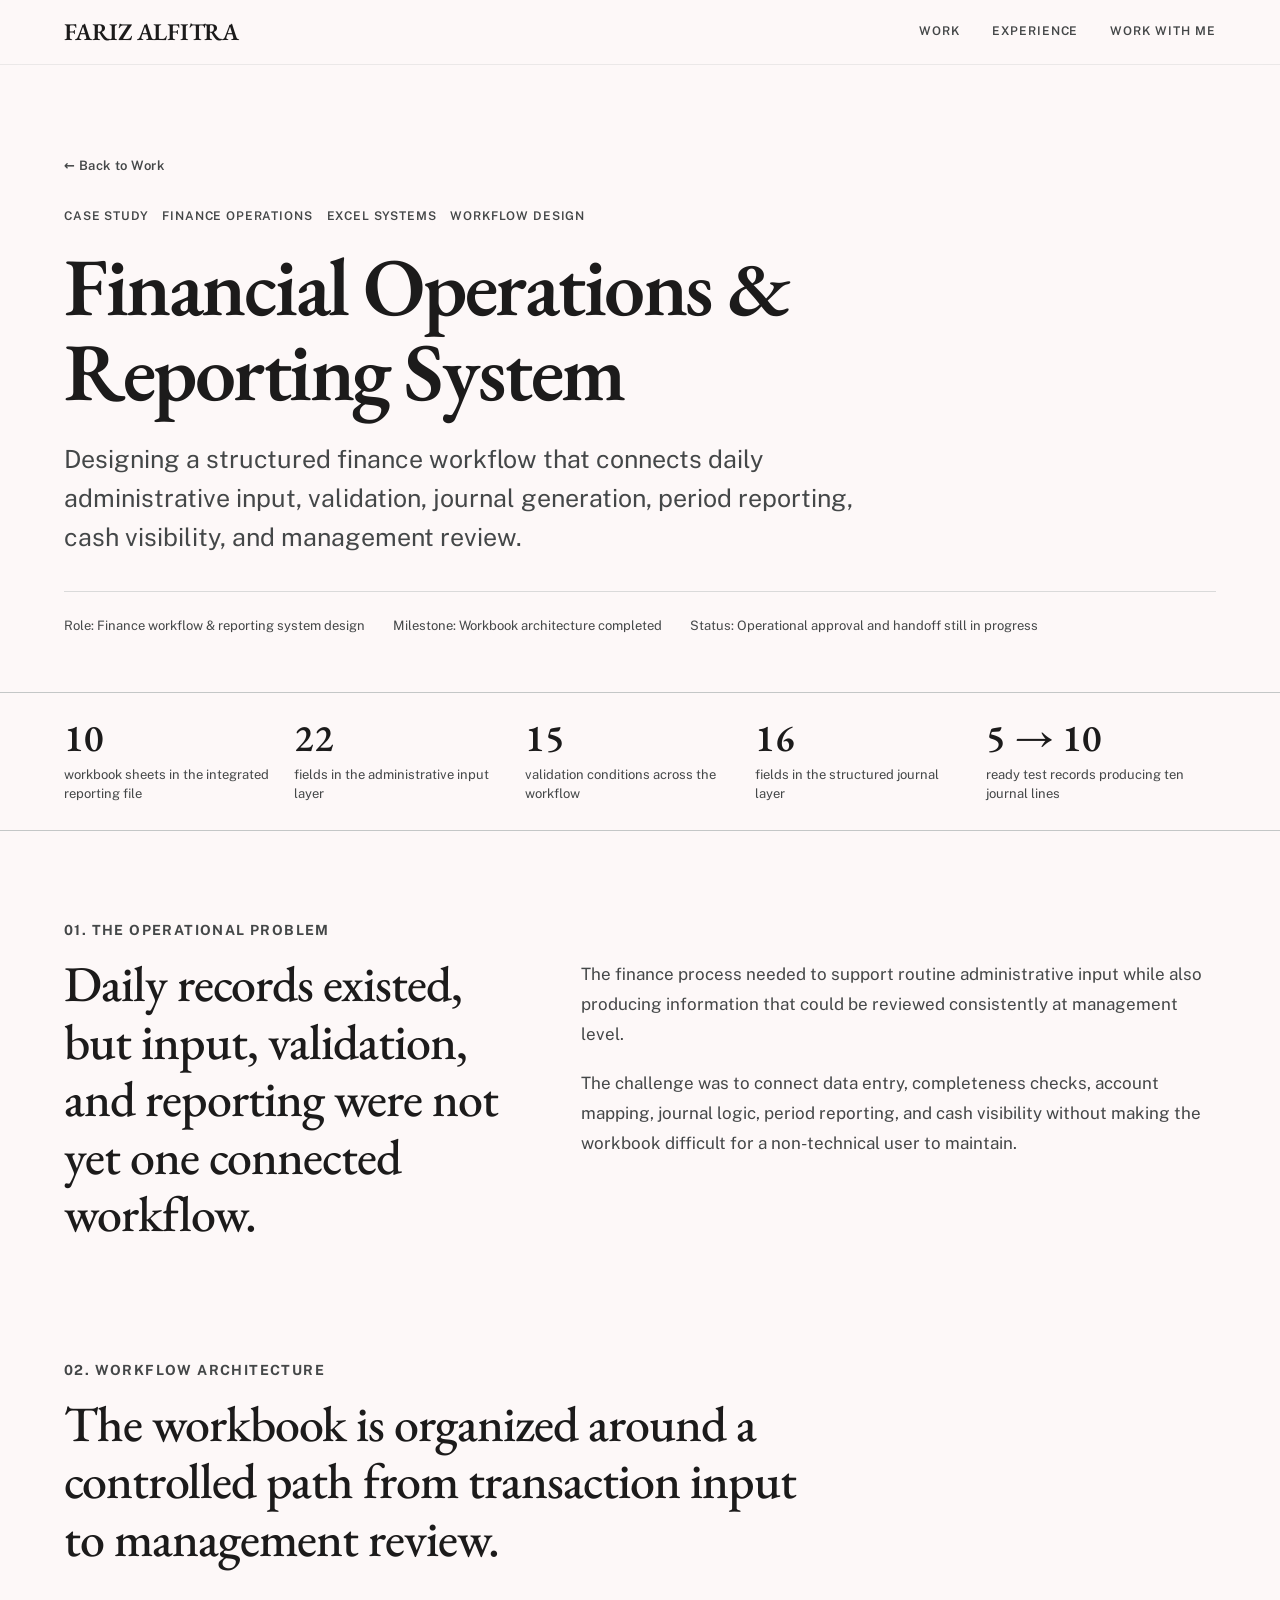
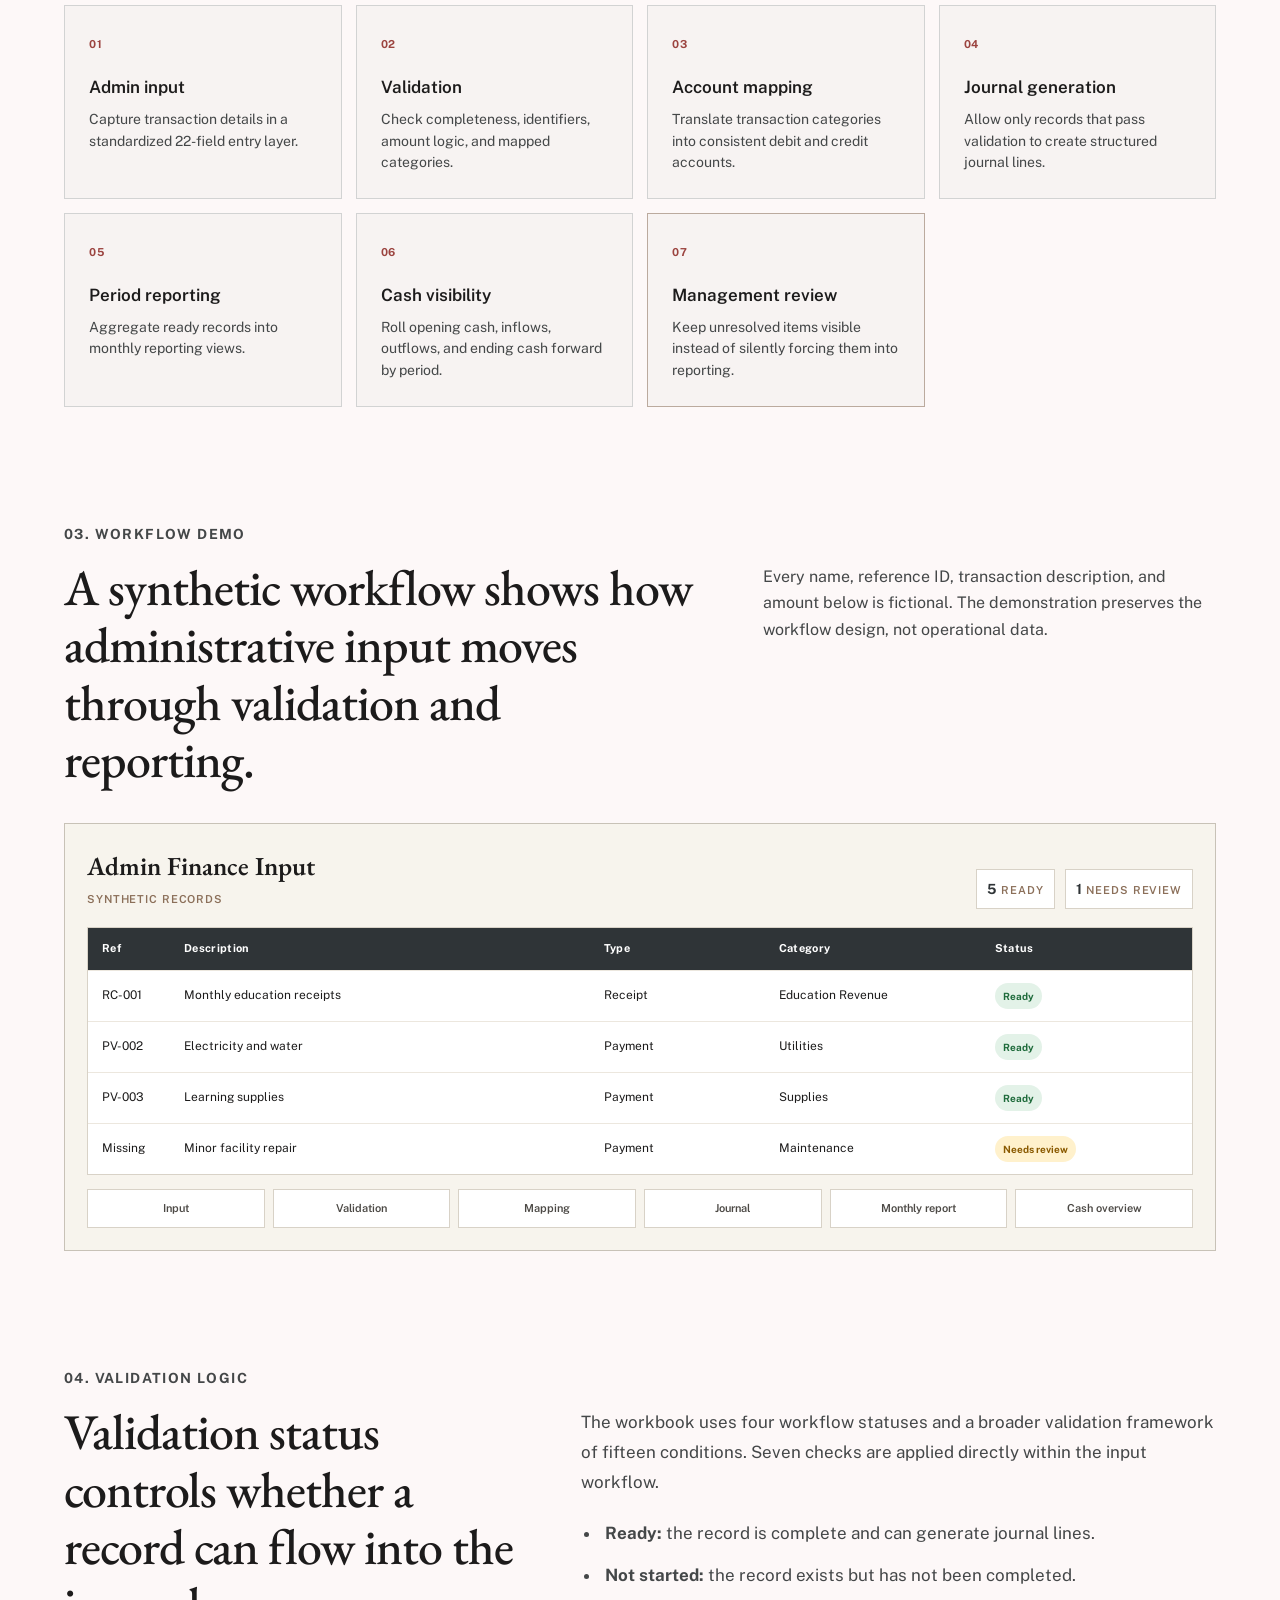
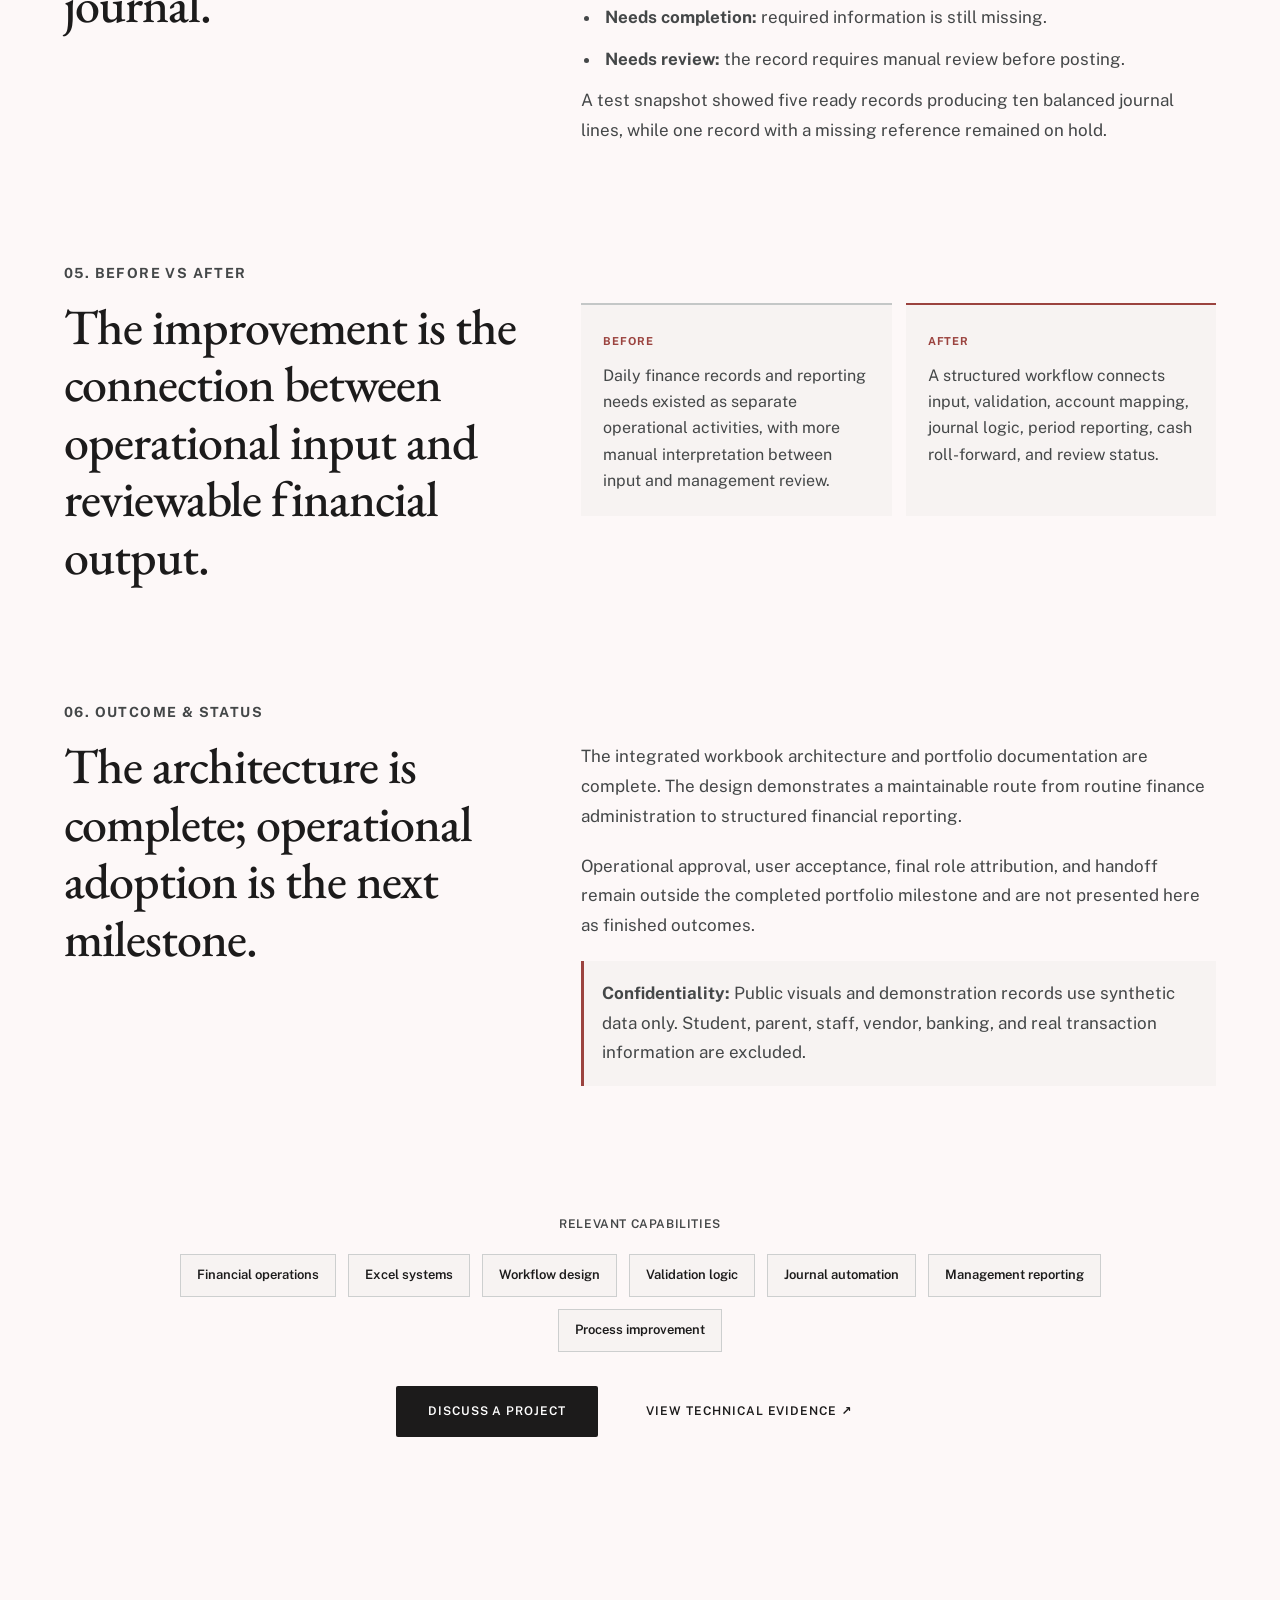
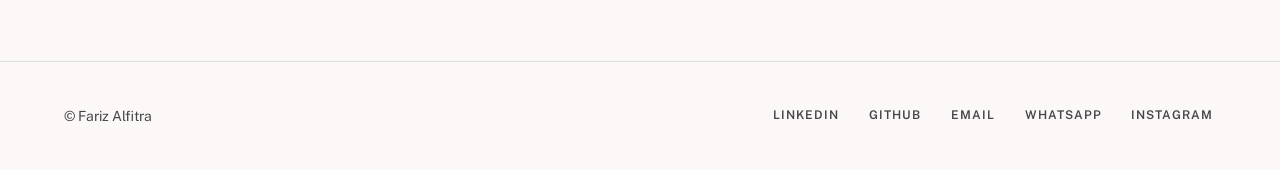
<file: case-studies/financial-operations-reporting-system.html>
<!DOCTYPE html>
<html lang="en">
<head>
  <meta charset="utf-8" />
  <meta name="viewport" content="width=device-width, initial-scale=1.0" />
  <title>Financial Operations &amp; Reporting System | Fariz Alfitra</title>
  <meta name="description" content="A real-world financial operations and reporting case study covering admin input, validation, journal generation, period reporting, cash visibility, and management review." />
  <link rel="icon" href="../images/favicon.svg" type="image/svg+xml" />
  <link rel="preconnect" href="https://fonts.googleapis.com" />
  <link rel="preconnect" href="https://fonts.gstatic.com" crossorigin />
  <link rel="stylesheet" href="https://fonts.googleapis.com/css2?family=EB+Garamond:wght@400..700&family=Public+Sans:wght@400;500;600;700&display=swap" />
  <link rel="stylesheet" href="../assets/css/style.css" />
  <link rel="stylesheet" href="../assets/css/case-study.css" />
</head>
<body>
  <nav class="site-nav" aria-label="Primary">
    <div class="site-nav__inner">
      <a class="brand" href="../index.html">FARIZ ALFITRA</a>
      <div class="nav-links">
        <a href="../index.html#work">Work</a>
        <a href="../index.html#experience">Experience</a>
        <a href="../index.html#work-with-me">Work With Me</a>
      </div>
    </div>
  </nav>

  <main class="case-page">
    <header class="container case-hero">
      <a class="case-back" href="../index.html#work">← Back to Work</a>
      <div class="case-eyebrow" aria-label="Case study categories">
        <span>Case study</span>
        <span>Finance operations</span>
        <span>Excel systems</span>
        <span>Workflow design</span>
      </div>
      <h1>Financial Operations &amp; Reporting System</h1>
      <p class="case-hero__lede">Designing a structured finance workflow that connects daily administrative input, validation, journal generation, period reporting, cash visibility, and management review.</p>
      <div class="case-hero__meta">
        <span>Role: Finance workflow &amp; reporting system design</span>
        <span>Milestone: Workbook architecture completed</span>
        <span>Status: Operational approval and handoff still in progress</span>
      </div>
    </header>

    <section class="container case-metrics" aria-label="Verified project scale">
      <article><strong>10</strong><span>workbook sheets in the integrated reporting file</span></article>
      <article><strong>22</strong><span>fields in the administrative input layer</span></article>
      <article><strong>15</strong><span>validation conditions across the workflow</span></article>
      <article><strong>16</strong><span>fields in the structured journal layer</span></article>
      <article><strong>5 → 10</strong><span>ready test records producing ten journal lines</span></article>
    </section>

    <section class="container case-section case-two-col">
      <div class="case-section__intro">
        <p class="section-number">01. The Operational Problem</p>
        <h2>Daily records existed, but input, validation, and reporting were not yet one connected workflow.</h2>
      </div>
      <div class="case-copy">
        <p>The finance process needed to support routine administrative input while also producing information that could be reviewed consistently at management level.</p>
        <p>The challenge was to connect data entry, completeness checks, account mapping, journal logic, period reporting, and cash visibility without making the workbook difficult for a non-technical user to maintain.</p>
      </div>
    </section>

    <section class="container case-section">
      <div class="case-section__intro case-section__intro--wide">
        <p class="section-number">02. Workflow Architecture</p>
        <h2>The workbook is organized around a controlled path from transaction input to management review.</h2>
      </div>
      <div class="workflow-grid workflow-grid--seven">
        <article><span>01</span><h3>Admin input</h3><p>Capture transaction details in a standardized 22-field entry layer.</p></article>
        <article><span>02</span><h3>Validation</h3><p>Check completeness, identifiers, amount logic, and mapped categories.</p></article>
        <article><span>03</span><h3>Account mapping</h3><p>Translate transaction categories into consistent debit and credit accounts.</p></article>
        <article><span>04</span><h3>Journal generation</h3><p>Allow only records that pass validation to create structured journal lines.</p></article>
        <article><span>05</span><h3>Period reporting</h3><p>Aggregate ready records into monthly reporting views.</p></article>
        <article><span>06</span><h3>Cash visibility</h3><p>Roll opening cash, inflows, outflows, and ending cash forward by period.</p></article>
        <article><span>07</span><h3>Management review</h3><p>Keep unresolved items visible instead of silently forcing them into reporting.</p></article>
      </div>
    </section>

    <section class="container case-section">
      <div class="case-section__head">
        <div class="case-section__intro">
          <p class="section-number">03. Workflow Demo</p>
          <h2>A synthetic workflow shows how administrative input moves through validation and reporting.</h2>
        </div>
        <p>Every name, reference ID, transaction description, and amount below is fictional. The demonstration preserves the workflow design, not operational data.</p>
      </div>

      <div class="ops-demo" aria-label="Synthetic operational finance workflow">
        <div class="ops-demo__header">
          <div>
            <strong>Admin Finance Input</strong>
            <span>Synthetic records</span>
          </div>
          <div class="ops-demo__summary">
            <span><b>5</b> Ready</span>
            <span><b>1</b> Needs review</span>
          </div>
        </div>
        <div class="ops-table" role="table" aria-label="Synthetic transaction input table">
          <div class="ops-table__row ops-table__head" role="row">
            <span>Ref</span><span>Description</span><span>Type</span><span>Category</span><span>Status</span>
          </div>
          <div class="ops-table__row" role="row"><span data-label="Ref">RC-001</span><span data-label="Description">Monthly education receipts</span><span data-label="Type">Receipt</span><span data-label="Category">Education Revenue</span><span data-label="Status" class="ops-status ops-status--ready">Ready</span></div>
          <div class="ops-table__row" role="row"><span data-label="Ref">PV-002</span><span data-label="Description">Electricity and water</span><span data-label="Type">Payment</span><span data-label="Category">Utilities</span><span data-label="Status" class="ops-status ops-status--ready">Ready</span></div>
          <div class="ops-table__row" role="row"><span data-label="Ref">PV-003</span><span data-label="Description">Learning supplies</span><span data-label="Type">Payment</span><span data-label="Category">Supplies</span><span data-label="Status" class="ops-status ops-status--ready">Ready</span></div>
          <div class="ops-table__row" role="row"><span data-label="Ref">Missing</span><span data-label="Description">Minor facility repair</span><span data-label="Type">Payment</span><span data-label="Category">Maintenance</span><span data-label="Status" class="ops-status ops-status--review">Needs review</span></div>
        </div>
        <div class="ops-flow">
          <span>Input</span><span>Validation</span><span>Mapping</span><span>Journal</span><span>Monthly report</span><span>Cash overview</span>
        </div>
      </div>
    </section>

    <section class="container case-section case-two-col">
      <div class="case-section__intro">
        <p class="section-number">04. Validation Logic</p>
        <h2>Validation status controls whether a record can flow into the journal.</h2>
      </div>
      <div class="case-copy">
        <p>The workbook uses four workflow statuses and a broader validation framework of fifteen conditions. Seven checks are applied directly within the input workflow.</p>
        <ul class="case-list">
          <li><strong>Ready:</strong> the record is complete and can generate journal lines.</li>
          <li><strong>Not started:</strong> the record exists but has not been completed.</li>
          <li><strong>Needs completion:</strong> required information is still missing.</li>
          <li><strong>Needs review:</strong> the record requires manual review before posting.</li>
        </ul>
        <p>A test snapshot showed five ready records producing ten balanced journal lines, while one record with a missing reference remained on hold.</p>
      </div>
    </section>

    <section class="container case-section case-two-col">
      <div class="case-section__intro">
        <p class="section-number">05. Before vs After</p>
        <h2>The improvement is the connection between operational input and reviewable financial output.</h2>
      </div>
      <div class="before-after">
        <article><span>Before</span><p>Daily finance records and reporting needs existed as separate operational activities, with more manual interpretation between input and management review.</p></article>
        <article><span>After</span><p>A structured workflow connects input, validation, account mapping, journal logic, period reporting, cash roll-forward, and review status.</p></article>
      </div>
    </section>

    <section class="container case-section case-two-col">
      <div class="case-section__intro">
        <p class="section-number">06. Outcome &amp; Status</p>
        <h2>The architecture is complete; operational adoption is the next milestone.</h2>
      </div>
      <div class="case-copy">
        <p>The integrated workbook architecture and portfolio documentation are complete. The design demonstrates a maintainable route from routine finance administration to structured financial reporting.</p>
        <p>Operational approval, user acceptance, final role attribution, and handoff remain outside the completed portfolio milestone and are not presented here as finished outcomes.</p>
        <p class="case-note"><strong>Confidentiality:</strong> Public visuals and demonstration records use synthetic data only. Student, parent, staff, vendor, banking, and real transaction information are excluded.</p>
      </div>
    </section>

    <section class="container case-cta">
      <p class="eyebrow">Relevant capabilities</p>
      <div class="case-capabilities" aria-label="Relevant capabilities">
        <span>Financial operations</span>
        <span>Excel systems</span>
        <span>Workflow design</span>
        <span>Validation logic</span>
        <span>Journal automation</span>
        <span>Management reporting</span>
        <span>Process improvement</span>
      </div>
      <div class="hero__actions case-cta__actions">
        <a class="btn btn--primary" href="../index.html#work-with-me">Discuss a project</a>
        <a class="btn btn--ghost" href="https://github.com/alfitraaa/alfitraaa.github.io/tree/main/case-studies" target="_blank" rel="noopener">View technical evidence ↗</a>
      </div>
    </section>
  </main>

  <footer class="site-footer" id="contact">
    <div class="site-footer__inner">
      <div class="site-footer__copy">© Fariz Alfitra</div>
      <div class="site-footer__links">
        <a href="https://www.linkedin.com/in/farizalfitra/" target="_blank" rel="noopener">LinkedIn</a>
        <a href="https://github.com/alfitraaa" target="_blank" rel="noopener">GitHub</a>
        <a href="mailto:farizalfitraaa@gmail.com">Email</a>
        <a href="https://wa.me/6281170047171" target="_blank" rel="noopener">WhatsApp</a>
        <a href="https://www.instagram.com/documenteddd/" target="_blank" rel="noopener">Instagram</a>
      </div>
    </div>
  </footer>

  <script src="../assets/js/menu.js"></script>
</body>
</html>
</file>
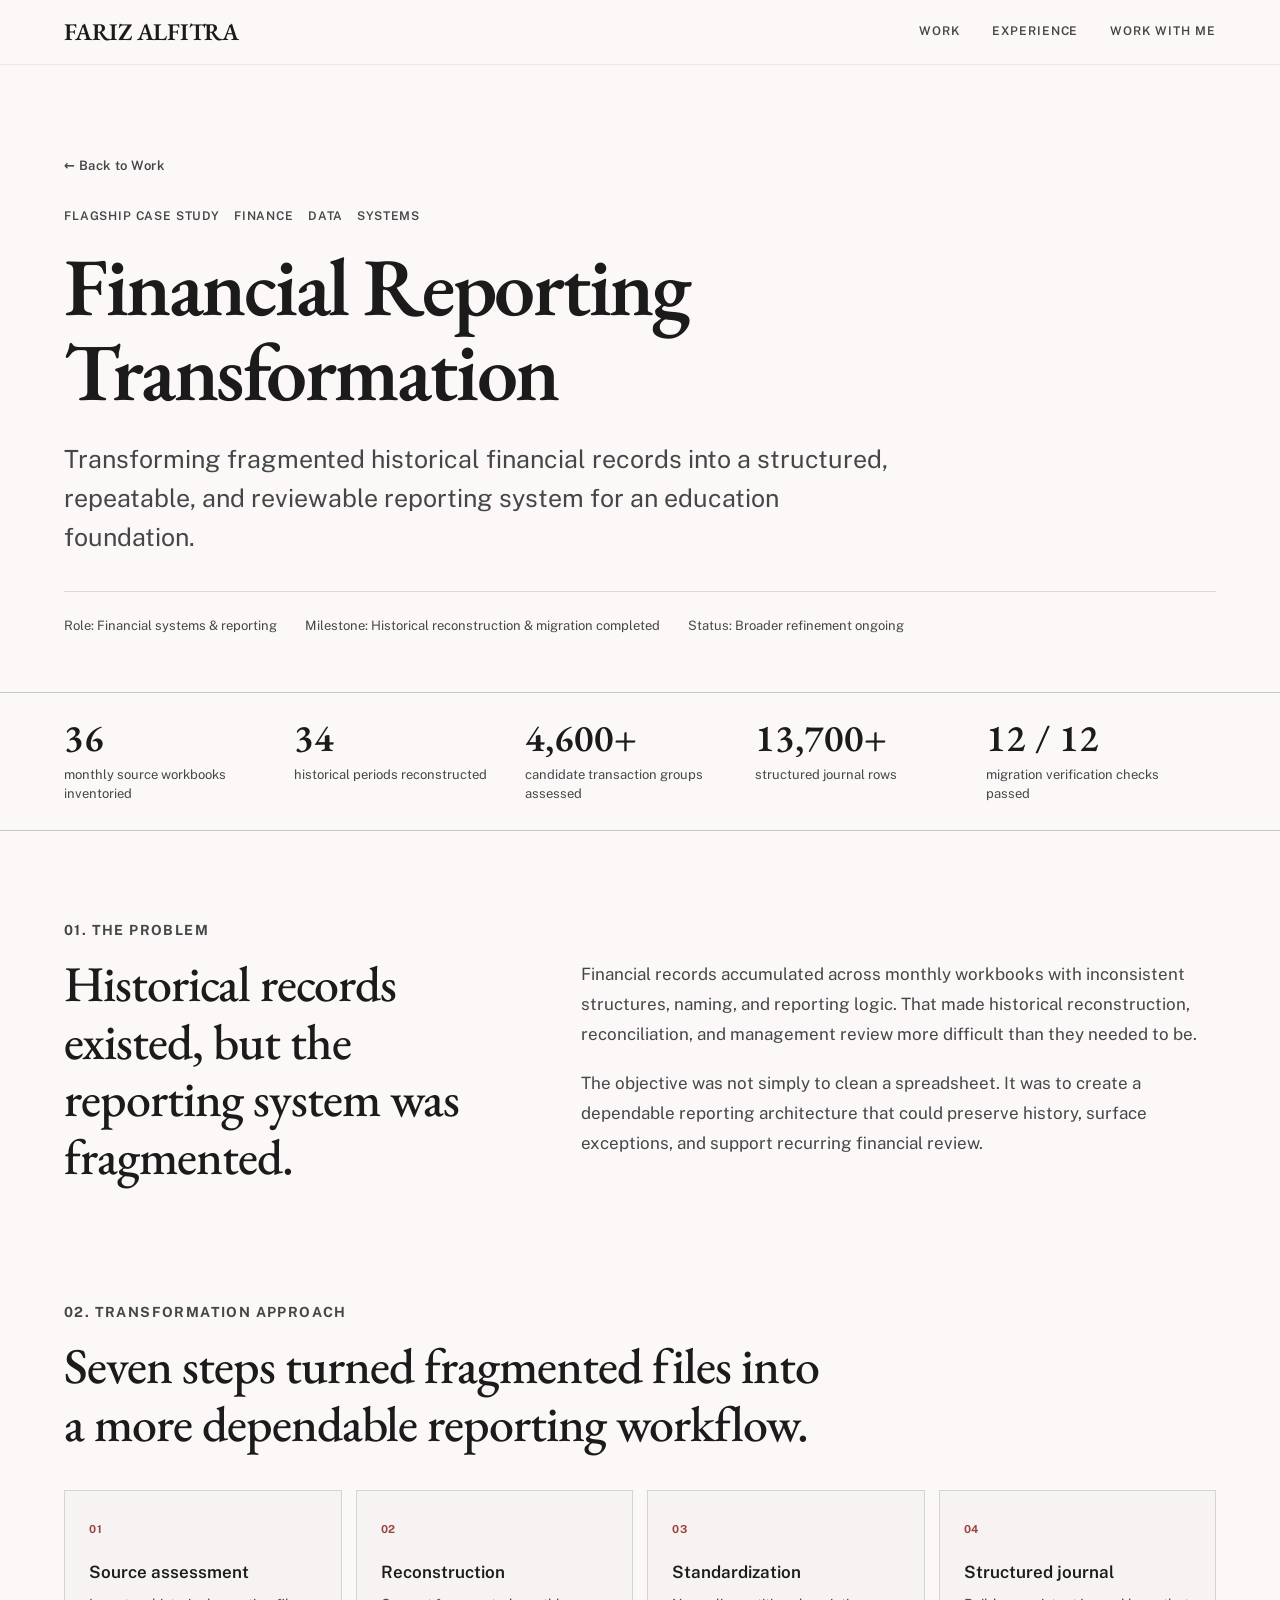
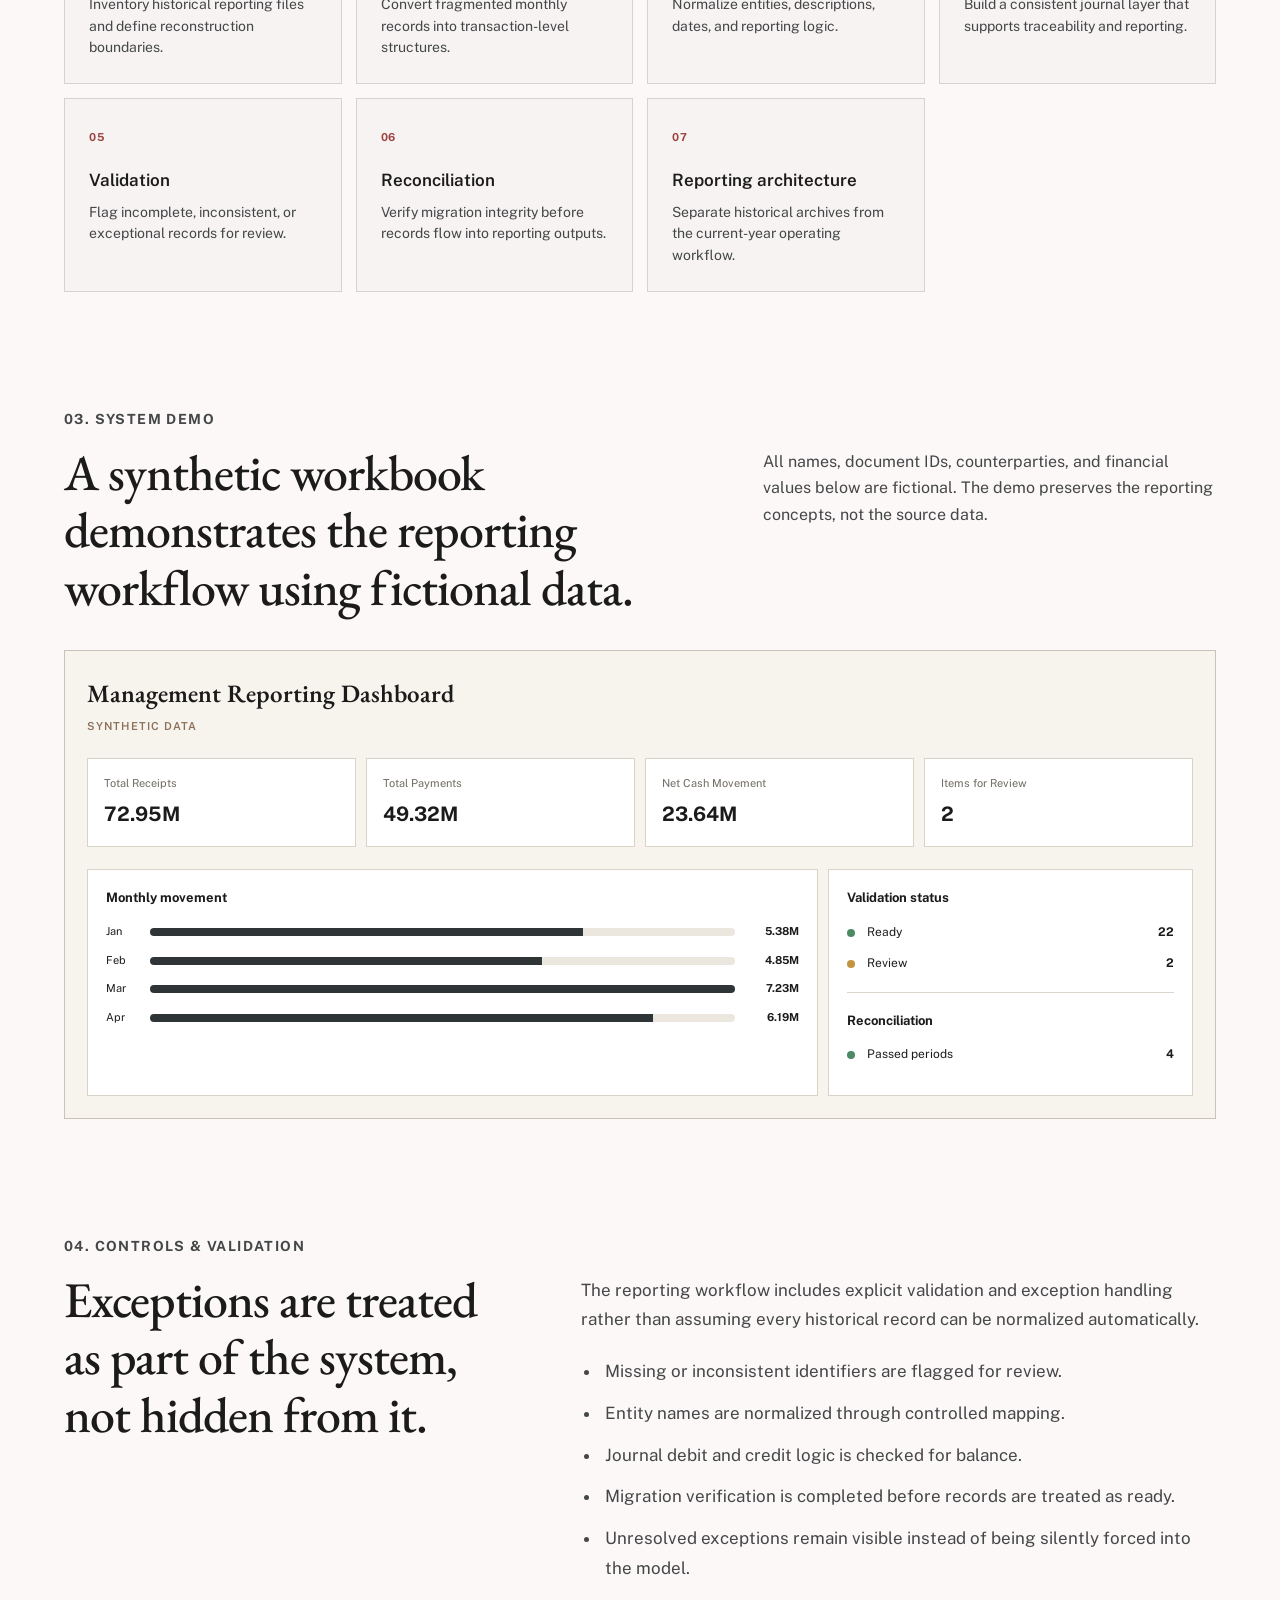
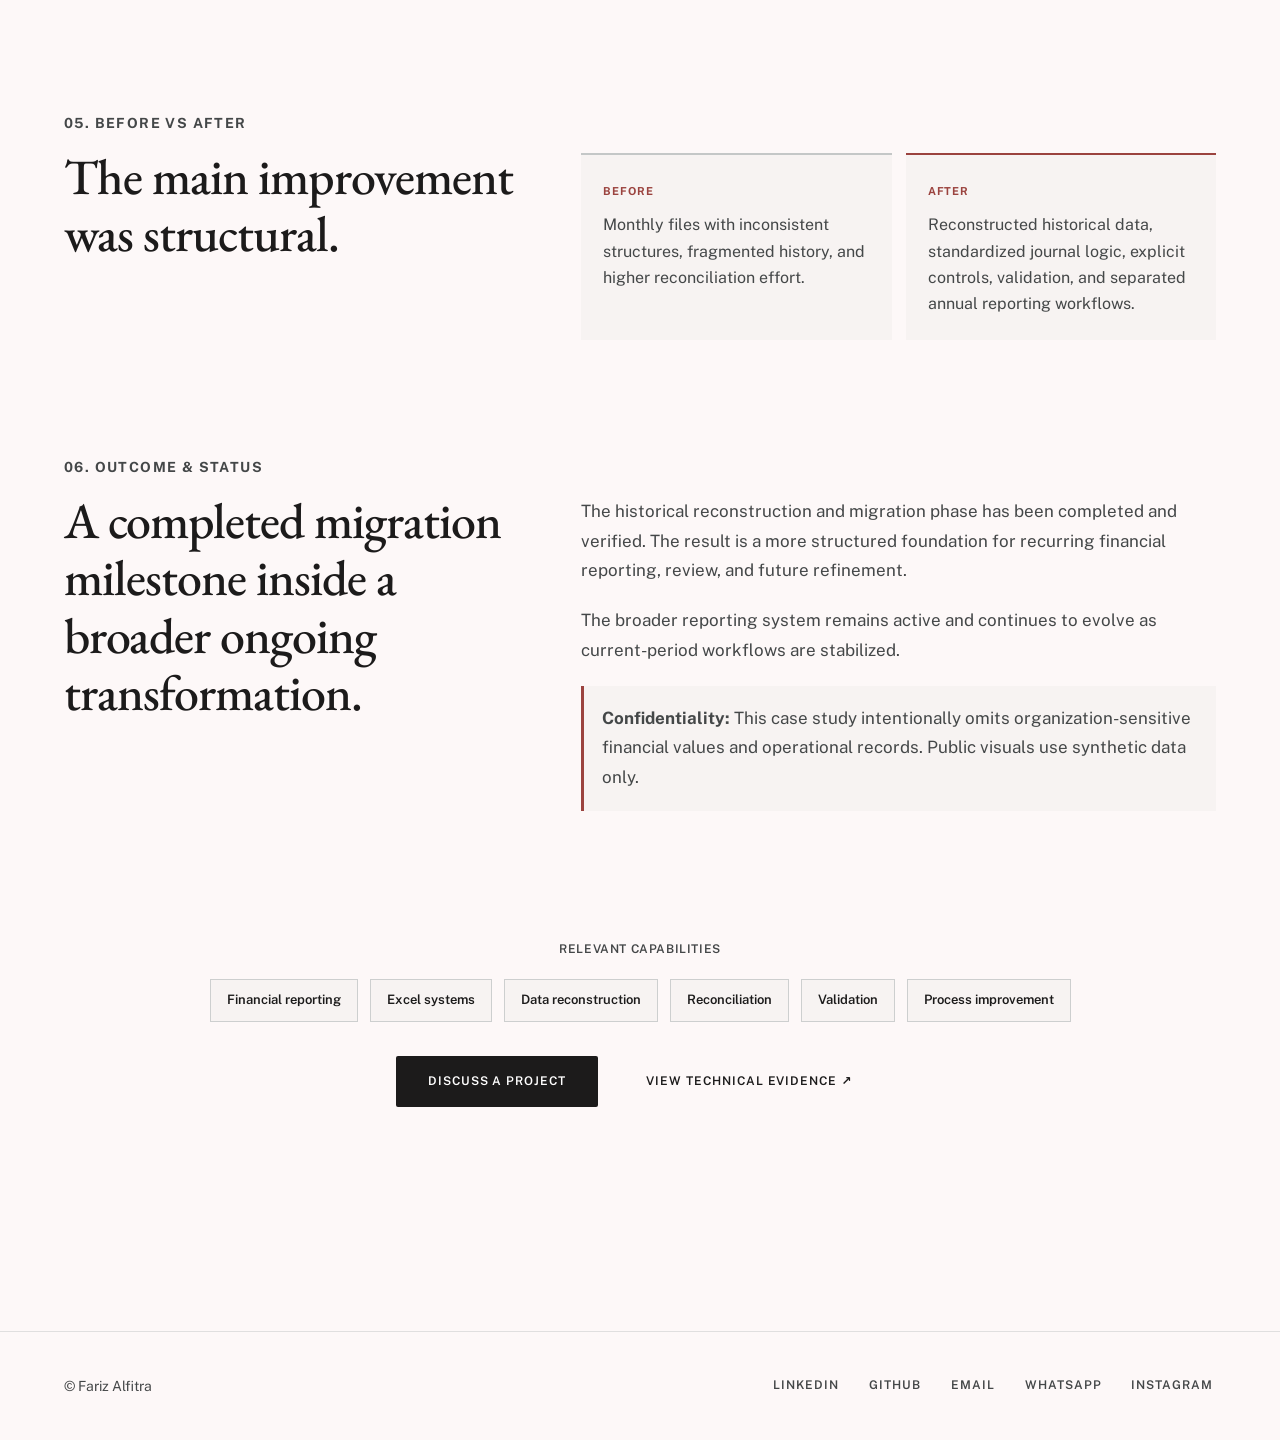
<file: case-studies/financial-reporting-transformation.html>
<!DOCTYPE html>
<html lang="en">
<head>
  <meta charset="utf-8" />
  <meta name="viewport" content="width=device-width, initial-scale=1.0" />
  <title>Financial Reporting Transformation | Fariz Alfitra</title>
  <meta name="description" content="A real-world financial reporting transformation case study covering historical reconstruction, standardization, reconciliation, validation, and management reporting." />
  <link rel="icon" href="../images/favicon.svg" type="image/svg+xml" />
  <link rel="preconnect" href="https://fonts.googleapis.com" />
  <link rel="preconnect" href="https://fonts.gstatic.com" crossorigin />
  <link rel="stylesheet" href="https://fonts.googleapis.com/css2?family=EB+Garamond:wght@400..700&family=Public+Sans:wght@400;500;600;700&display=swap" />
  <link rel="stylesheet" href="../assets/css/style.css" />
  <link rel="stylesheet" href="../assets/css/case-study.css" />
</head>
<body>
  <nav class="site-nav" aria-label="Primary">
    <div class="site-nav__inner">
      <a class="brand" href="../index.html">FARIZ ALFITRA</a>
      <div class="nav-links">
        <a href="../index.html#work">Work</a>
        <a href="../index.html#experience">Experience</a>
        <a href="../index.html#work-with-me">Work With Me</a>
      </div>
    </div>
  </nav>

  <main class="case-page">
    <header class="container case-hero">
      <a class="case-back" href="../index.html#work">← Back to Work</a>
      <div class="case-eyebrow" aria-label="Case study categories">
        <span>Flagship case study</span>
        <span>Finance</span>
        <span>Data</span>
        <span>Systems</span>
      </div>
      <h1>Financial Reporting Transformation</h1>
      <p class="case-hero__lede">Transforming fragmented historical financial records into a structured, repeatable, and reviewable reporting system for an education foundation.</p>
      <div class="case-hero__meta">
        <span>Role: Financial systems &amp; reporting</span>
        <span>Milestone: Historical reconstruction &amp; migration completed</span>
        <span>Status: Broader refinement ongoing</span>
      </div>
    </header>

    <section class="container case-metrics" aria-label="Verified project scale">
      <article><strong>36</strong><span>monthly source workbooks inventoried</span></article>
      <article><strong>34</strong><span>historical periods reconstructed</span></article>
      <article><strong>4,600+</strong><span>candidate transaction groups assessed</span></article>
      <article><strong>13,700+</strong><span>structured journal rows</span></article>
      <article><strong>12 / 12</strong><span>migration verification checks passed</span></article>
    </section>

    <section class="container case-section case-two-col">
      <div class="case-section__intro">
        <p class="section-number">01. The Problem</p>
        <h2>Historical records existed, but the reporting system was fragmented.</h2>
      </div>
      <div class="case-copy">
        <p>Financial records accumulated across monthly workbooks with inconsistent structures, naming, and reporting logic. That made historical reconstruction, reconciliation, and management review more difficult than they needed to be.</p>
        <p>The objective was not simply to clean a spreadsheet. It was to create a dependable reporting architecture that could preserve history, surface exceptions, and support recurring financial review.</p>
      </div>
    </section>

    <section class="container case-section">
      <div class="case-section__intro case-section__intro--wide">
        <p class="section-number">02. Transformation Approach</p>
        <h2>Seven steps turned fragmented files into a more dependable reporting workflow.</h2>
      </div>
      <div class="workflow-grid">
        <article><span>01</span><h3>Source assessment</h3><p>Inventory historical reporting files and define reconstruction boundaries.</p></article>
        <article><span>02</span><h3>Reconstruction</h3><p>Convert fragmented monthly records into transaction-level structures.</p></article>
        <article><span>03</span><h3>Standardization</h3><p>Normalize entities, descriptions, dates, and reporting logic.</p></article>
        <article><span>04</span><h3>Structured journal</h3><p>Build a consistent journal layer that supports traceability and reporting.</p></article>
        <article><span>05</span><h3>Validation</h3><p>Flag incomplete, inconsistent, or exceptional records for review.</p></article>
        <article><span>06</span><h3>Reconciliation</h3><p>Verify migration integrity before records flow into reporting outputs.</p></article>
        <article><span>07</span><h3>Reporting architecture</h3><p>Separate historical archives from the current-year operating workflow.</p></article>
      </div>
    </section>

    <section class="container case-section">
      <div class="case-section__head">
        <div class="case-section__intro">
          <p class="section-number">03. System Demo</p>
          <h2>A synthetic workbook demonstrates the reporting workflow using fictional data.</h2>
        </div>
        <p>All names, document IDs, counterparties, and financial values below are fictional. The demo preserves the reporting concepts, not the source data.</p>
      </div>

      <div class="demo-dashboard" role="img" aria-label="Synthetic management reporting dashboard">
        <div class="demo-dashboard__title">Management Reporting Dashboard <span>Synthetic Data</span></div>
        <div class="demo-kpis">
          <article><span>Total Receipts</span><strong>72.95M</strong></article>
          <article><span>Total Payments</span><strong>49.32M</strong></article>
          <article><span>Net Cash Movement</span><strong>23.64M</strong></article>
          <article><span>Items for Review</span><strong>2</strong></article>
        </div>
        <div class="demo-panels">
          <div class="demo-panel">
            <h3>Monthly movement</h3>
            <div class="bar-row"><span>Jan</span><i style="--w:74%"></i><b>5.38M</b></div>
            <div class="bar-row"><span>Feb</span><i style="--w:67%"></i><b>4.85M</b></div>
            <div class="bar-row"><span>Mar</span><i style="--w:100%"></i><b>7.23M</b></div>
            <div class="bar-row"><span>Apr</span><i style="--w:86%"></i><b>6.19M</b></div>
          </div>
          <div class="demo-panel">
            <h3>Validation status</h3>
            <div class="status-row"><span class="status-dot status-dot--ok"></span><span>Ready</span><strong>22</strong></div>
            <div class="status-row"><span class="status-dot status-dot--review"></span><span>Review</span><strong>2</strong></div>
            <hr />
            <h3>Reconciliation</h3>
            <div class="status-row"><span class="status-dot status-dot--ok"></span><span>Passed periods</span><strong>4</strong></div>
          </div>
        </div>
      </div>
    </section>

    <section class="container case-section case-two-col">
      <div class="case-section__intro">
        <p class="section-number">04. Controls &amp; Validation</p>
        <h2>Exceptions are treated as part of the system, not hidden from it.</h2>
      </div>
      <div class="case-copy">
        <p>The reporting workflow includes explicit validation and exception handling rather than assuming every historical record can be normalized automatically.</p>
        <ul class="case-list">
          <li>Missing or inconsistent identifiers are flagged for review.</li>
          <li>Entity names are normalized through controlled mapping.</li>
          <li>Journal debit and credit logic is checked for balance.</li>
          <li>Migration verification is completed before records are treated as ready.</li>
          <li>Unresolved exceptions remain visible instead of being silently forced into the model.</li>
        </ul>
      </div>
    </section>

    <section class="container case-section case-two-col">
      <div class="case-section__intro">
        <p class="section-number">05. Before vs After</p>
        <h2>The main improvement was structural.</h2>
      </div>
      <div class="before-after">
        <article><span>Before</span><p>Monthly files with inconsistent structures, fragmented history, and higher reconciliation effort.</p></article>
        <article><span>After</span><p>Reconstructed historical data, standardized journal logic, explicit controls, validation, and separated annual reporting workflows.</p></article>
      </div>
    </section>

    <section class="container case-section case-two-col">
      <div class="case-section__intro">
        <p class="section-number">06. Outcome &amp; Status</p>
        <h2>A completed migration milestone inside a broader ongoing transformation.</h2>
      </div>
      <div class="case-copy">
        <p>The historical reconstruction and migration phase has been completed and verified. The result is a more structured foundation for recurring financial reporting, review, and future refinement.</p>
        <p>The broader reporting system remains active and continues to evolve as current-period workflows are stabilized.</p>
        <p class="case-note"><strong>Confidentiality:</strong> This case study intentionally omits organization-sensitive financial values and operational records. Public visuals use synthetic data only.</p>
      </div>
    </section>

    <section class="container case-cta">
      <p class="eyebrow">Relevant capabilities</p>
      <div class="case-capabilities" aria-label="Relevant capabilities">
        <span>Financial reporting</span>
        <span>Excel systems</span>
        <span>Data reconstruction</span>
        <span>Reconciliation</span>
        <span>Validation</span>
        <span>Process improvement</span>
      </div>
      <div class="hero__actions case-cta__actions">
        <a class="btn btn--primary" href="../index.html#work-with-me">Discuss a project</a>
        <a class="btn btn--ghost" href="https://github.com/alfitraaa/alfitraaa.github.io/tree/main/case-studies" target="_blank" rel="noopener">View technical evidence ↗</a>
      </div>
    </section>
  </main>

  <footer class="site-footer" id="contact">
    <div class="site-footer__inner">
      <div class="site-footer__copy">© Fariz Alfitra</div>
      <div class="site-footer__links">
        <a href="https://www.linkedin.com/in/farizalfitra/" target="_blank" rel="noopener">LinkedIn</a>
        <a href="https://github.com/alfitraaa" target="_blank" rel="noopener">GitHub</a>
        <a href="mailto:farizalfitraaa@gmail.com">Email</a>
        <a href="https://wa.me/6281170047171" target="_blank" rel="noopener">WhatsApp</a>
        <a href="https://www.instagram.com/documenteddd/" target="_blank" rel="noopener">Instagram</a>
      </div>
    </div>
  </footer>

  <script src="../assets/js/menu.js"></script>
</body>
</html>
</file>
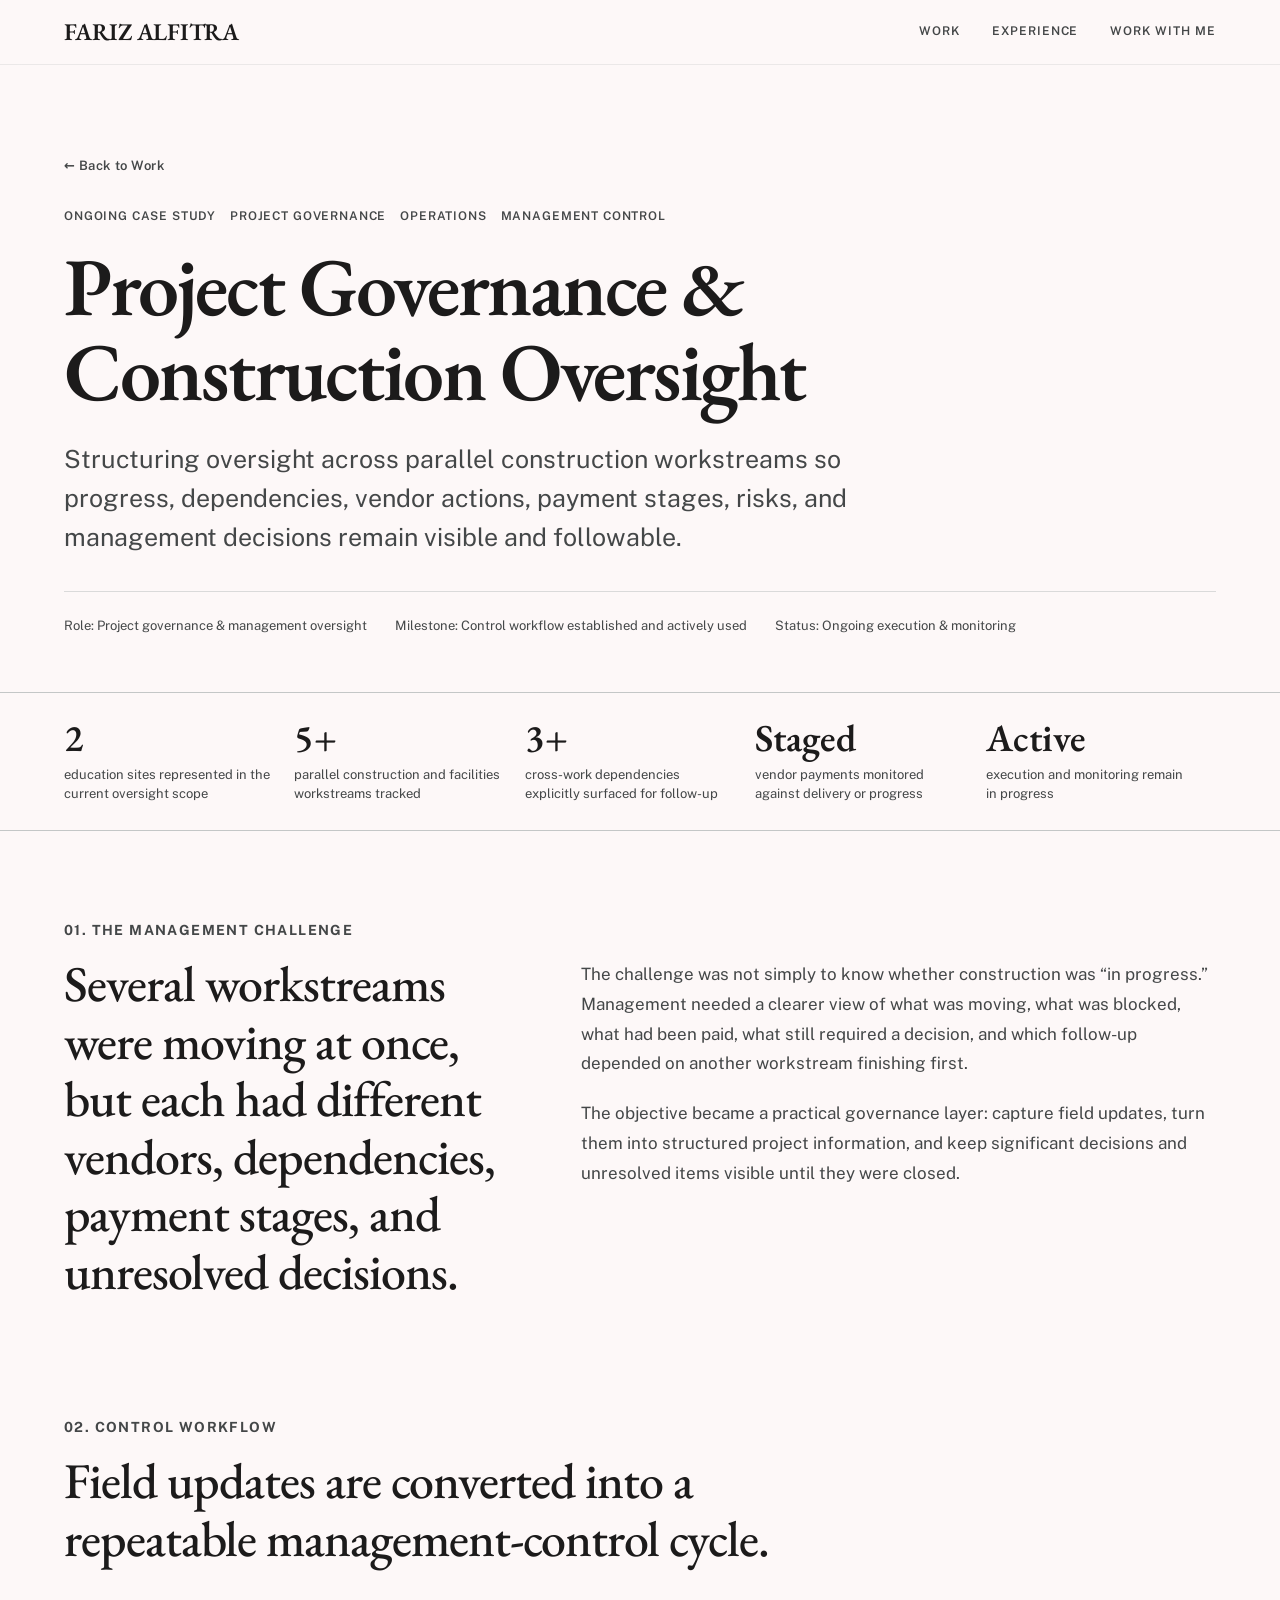
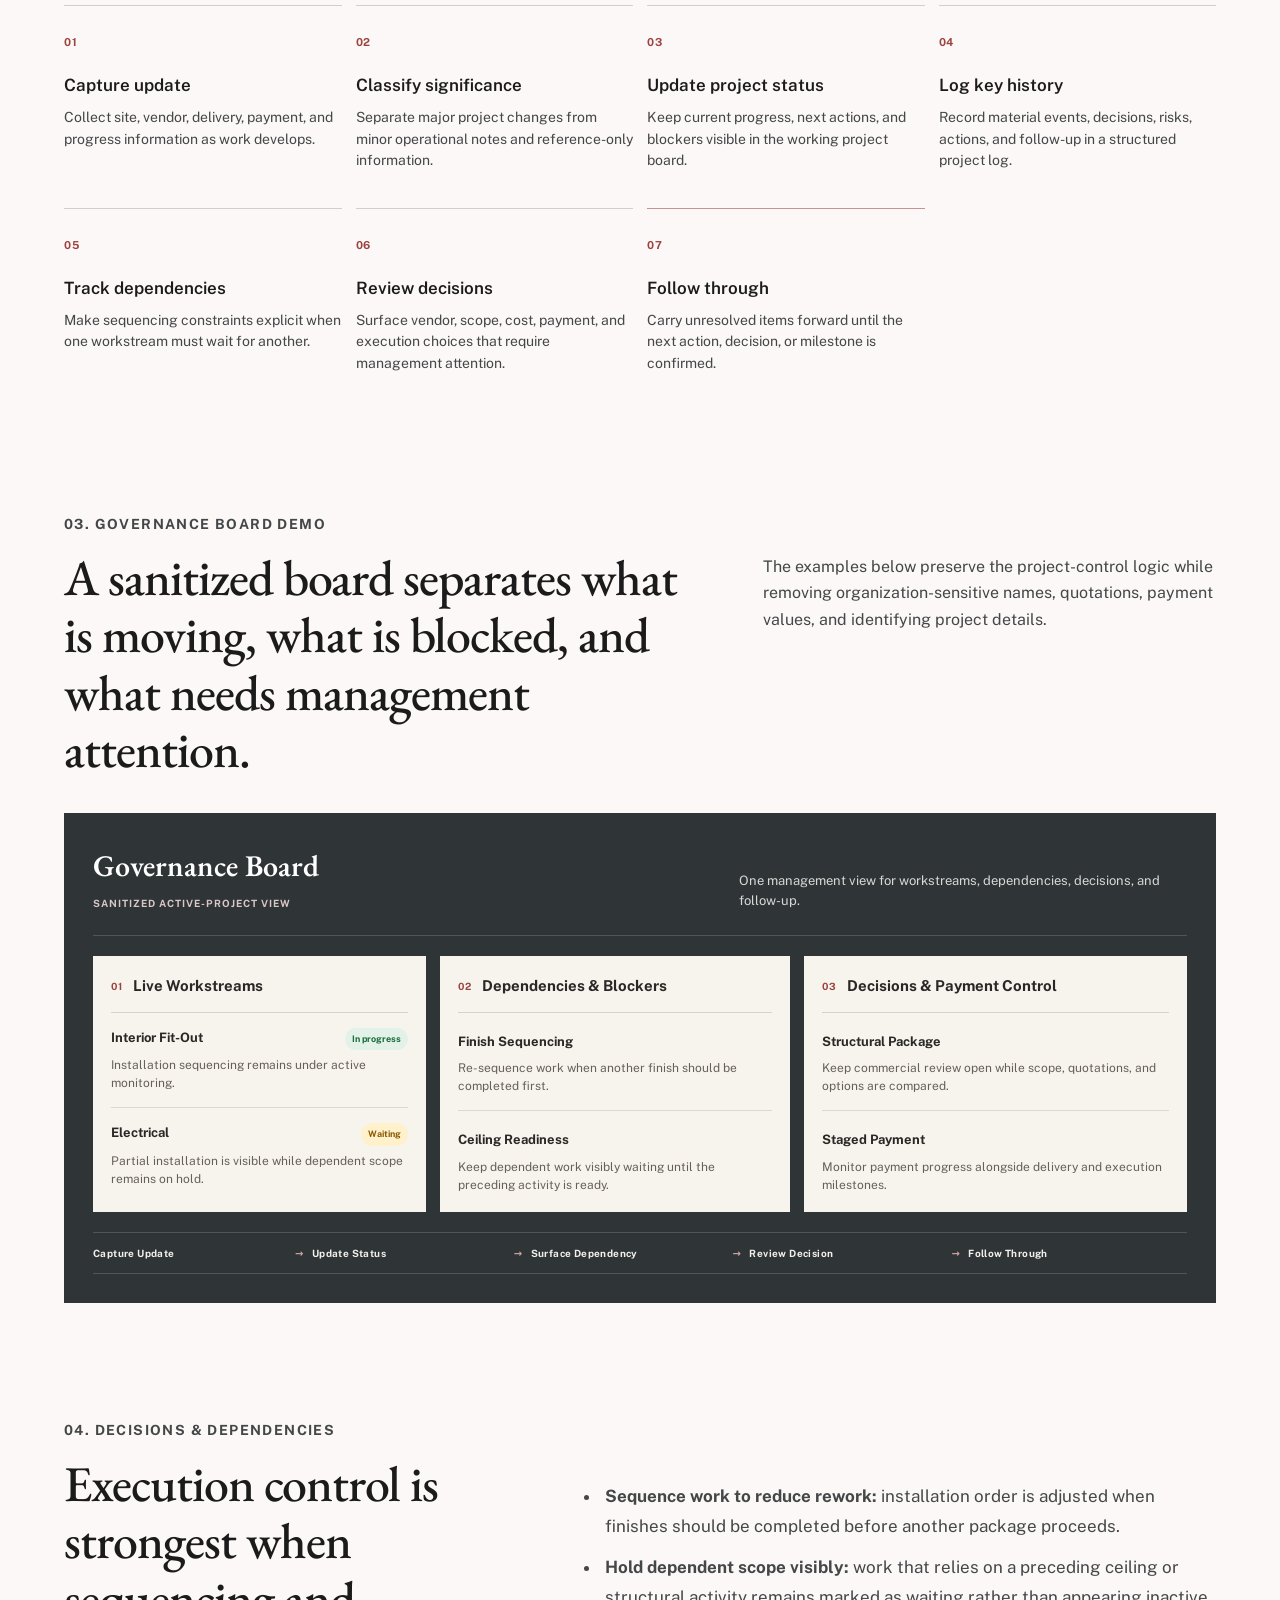
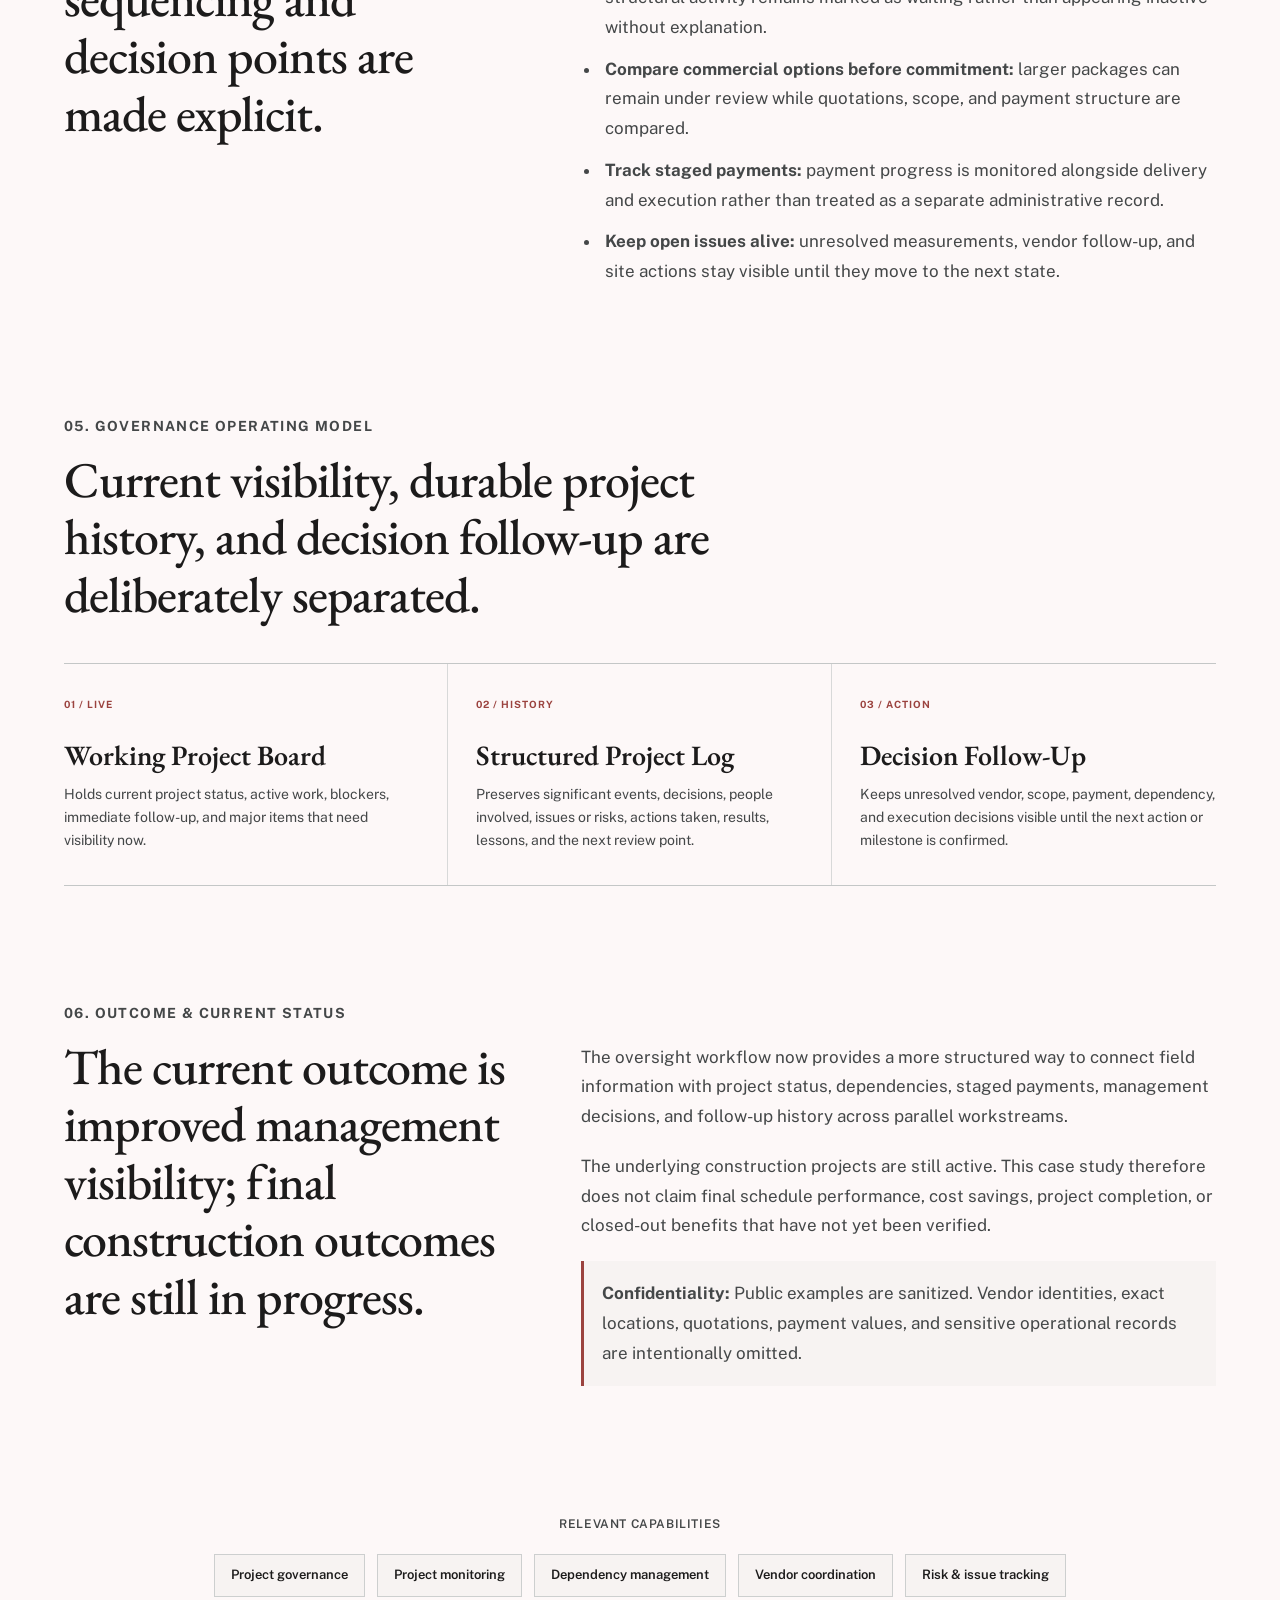
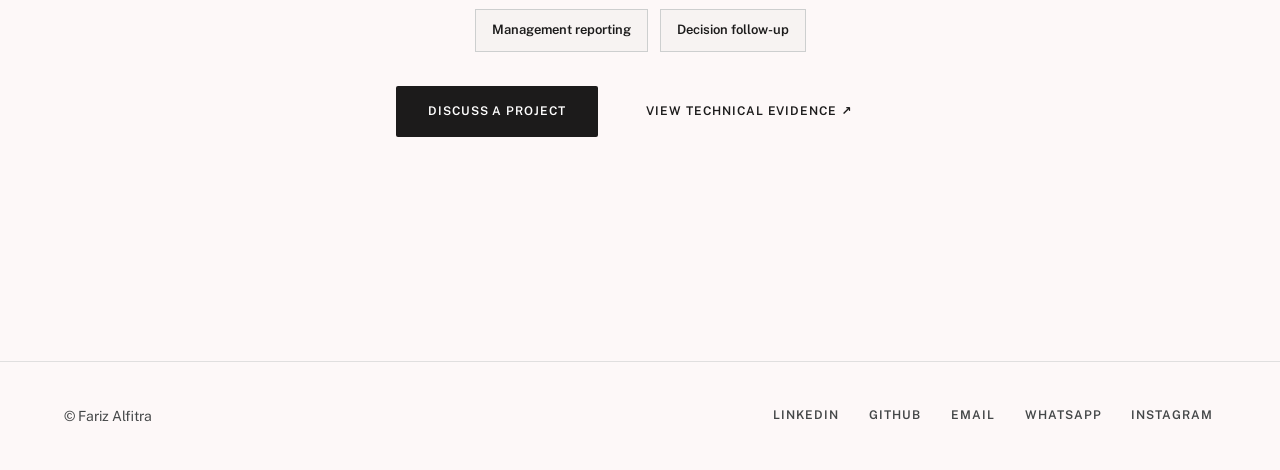
<file: case-studies/project-governance-construction-oversight.html>
<!DOCTYPE html>
<html lang="en">
<head>
  <meta charset="utf-8" />
  <meta name="viewport" content="width=device-width, initial-scale=1.0" />
  <title>Project Governance &amp; Construction Oversight | Fariz Alfitra</title>
  <meta name="description" content="An ongoing project governance case study covering multi-workstream construction oversight, dependencies, vendor coordination, staged payments, risks, decisions, and management follow-up." />
  <link rel="icon" href="../images/favicon.svg" type="image/svg+xml" />
  <link rel="preconnect" href="https://fonts.googleapis.com" />
  <link rel="preconnect" href="https://fonts.gstatic.com" crossorigin />
  <link rel="stylesheet" href="https://fonts.googleapis.com/css2?family=EB+Garamond:wght@400..700&family=Public+Sans:wght@400;500;600;700&display=swap" />
  <link rel="stylesheet" href="../assets/css/style.css" />
  <link rel="stylesheet" href="../assets/css/case-study.css" />
</head>
<body>
  <nav class="site-nav" aria-label="Primary">
    <div class="site-nav__inner">
      <a class="brand" href="../index.html">FARIZ ALFITRA</a>
      <div class="nav-links">
        <a href="../index.html#work">Work</a>
        <a href="../index.html#experience">Experience</a>
        <a href="../index.html#work-with-me">Work With Me</a>
      </div>
    </div>
  </nav>

  <main class="case-page case-page--governance">
    <header class="container case-hero">
      <a class="case-back" href="../index.html#work">← Back to Work</a>
      <div class="case-eyebrow" aria-label="Case study categories">
        <span>Ongoing case study</span>
        <span>Project governance</span>
        <span>Operations</span>
        <span>Management control</span>
      </div>
      <h1>Project Governance &amp; Construction Oversight</h1>
      <p class="case-hero__lede">Structuring oversight across parallel construction workstreams so progress, dependencies, vendor actions, payment stages, risks, and management decisions remain visible and followable.</p>
      <div class="case-hero__meta">
        <span>Role: Project governance &amp; management oversight</span>
        <span>Milestone: Control workflow established and actively used</span>
        <span>Status: Ongoing execution &amp; monitoring</span>
      </div>
    </header>

    <section class="container case-metrics" aria-label="Verified project scope">
      <article><strong>2</strong><span>education sites represented in the current oversight scope</span></article>
      <article><strong>5+</strong><span>parallel construction and facilities workstreams tracked</span></article>
      <article><strong>3+</strong><span>cross-work dependencies explicitly surfaced for follow-up</span></article>
      <article><strong>Staged</strong><span>vendor payments monitored against delivery or progress</span></article>
      <article><strong>Active</strong><span>execution and monitoring remain in progress</span></article>
    </section>

    <section class="container case-section case-two-col">
      <div class="case-section__intro">
        <p class="section-number">01. The Management Challenge</p>
        <h2>Several workstreams were moving at once, but each had different vendors, dependencies, payment stages, and unresolved decisions.</h2>
      </div>
      <div class="case-copy">
        <p>The challenge was not simply to know whether construction was “in progress.” Management needed a clearer view of what was moving, what was blocked, what had been paid, what still required a decision, and which follow-up depended on another workstream finishing first.</p>
        <p>The objective became a practical governance layer: capture field updates, turn them into structured project information, and keep significant decisions and unresolved items visible until they were closed.</p>
      </div>
    </section>

    <section class="container case-section">
      <div class="case-section__intro case-section__intro--wide">
        <p class="section-number">02. Control Workflow</p>
        <h2>Field updates are converted into a repeatable management-control cycle.</h2>
      </div>
      <div class="workflow-grid workflow-grid--seven">
        <article><span>01</span><h3>Capture update</h3><p>Collect site, vendor, delivery, payment, and progress information as work develops.</p></article>
        <article><span>02</span><h3>Classify significance</h3><p>Separate major project changes from minor operational notes and reference-only information.</p></article>
        <article><span>03</span><h3>Update project status</h3><p>Keep current progress, next actions, and blockers visible in the working project board.</p></article>
        <article><span>04</span><h3>Log key history</h3><p>Record material events, decisions, risks, actions, and follow-up in a structured project log.</p></article>
        <article><span>05</span><h3>Track dependencies</h3><p>Make sequencing constraints explicit when one workstream must wait for another.</p></article>
        <article><span>06</span><h3>Review decisions</h3><p>Surface vendor, scope, cost, payment, and execution choices that require management attention.</p></article>
        <article><span>07</span><h3>Follow through</h3><p>Carry unresolved items forward until the next action, decision, or milestone is confirmed.</p></article>
      </div>
    </section>

    <section class="container case-section">
      <div class="case-section__head">
        <div class="case-section__intro">
          <p class="section-number">03. Governance Board Demo</p>
          <h2>A sanitized board separates what is moving, what is blocked, and what needs management attention.</h2>
        </div>
        <p>The examples below preserve the project-control logic while removing organization-sensitive names, quotations, payment values, and identifying project details.</p>
      </div>

      <div class="gov-demo" aria-label="Sanitized governance board for active construction work">
        <div class="gov-demo__header">
          <div>
            <strong>Governance Board</strong>
            <span>Sanitized active-project view</span>
          </div>
          <p>One management view for workstreams, dependencies, decisions, and follow-up.</p>
        </div>

        <div class="gov-board">
          <section class="gov-column" aria-labelledby="gov-live-heading">
            <div class="gov-column__head">
              <span>01</span>
              <h3 id="gov-live-heading">Live Workstreams</h3>
            </div>
            <article class="gov-card">
              <div class="gov-card__top"><strong>Interior fit-out</strong><span class="gov-status gov-status--active">In progress</span></div>
              <p>Installation sequencing remains under active monitoring.</p>
            </article>
            <article class="gov-card">
              <div class="gov-card__top"><strong>Electrical</strong><span class="gov-status gov-status--waiting">Waiting</span></div>
              <p>Partial installation is visible while dependent scope remains on hold.</p>
            </article>
          </section>

          <section class="gov-column" aria-labelledby="gov-dep-heading">
            <div class="gov-column__head">
              <span>02</span>
              <h3 id="gov-dep-heading">Dependencies &amp; Blockers</h3>
            </div>
            <article class="gov-card">
              <strong>Finish sequencing</strong>
              <p>Re-sequence work when another finish should be completed first.</p>
            </article>
            <article class="gov-card">
              <strong>Ceiling readiness</strong>
              <p>Keep dependent work visibly waiting until the preceding activity is ready.</p>
            </article>
          </section>

          <section class="gov-column gov-column--decision" aria-labelledby="gov-decision-heading">
            <div class="gov-column__head">
              <span>03</span>
              <h3 id="gov-decision-heading">Decisions &amp; Payment Control</h3>
            </div>
            <article class="gov-card">
              <strong>Structural package</strong>
              <p>Keep commercial review open while scope, quotations, and options are compared.</p>
            </article>
            <article class="gov-card">
              <strong>Staged payment</strong>
              <p>Monitor payment progress alongside delivery and execution milestones.</p>
            </article>
          </section>
        </div>

        <div class="gov-flow" aria-label="Governance follow-up cycle">
          <span>Capture update</span>
          <span>Update status</span>
          <span>Surface dependency</span>
          <span>Review decision</span>
          <span>Follow through</span>
        </div>
      </div>
    </section>

    <section class="container case-section case-two-col">
      <div class="case-section__intro">
        <p class="section-number">04. Decisions &amp; Dependencies</p>
        <h2>Execution control is strongest when sequencing and decision points are made explicit.</h2>
      </div>
      <div class="case-copy">
        <ul class="case-list">
          <li><strong>Sequence work to reduce rework:</strong> installation order is adjusted when finishes should be completed before another package proceeds.</li>
          <li><strong>Hold dependent scope visibly:</strong> work that relies on a preceding ceiling or structural activity remains marked as waiting rather than appearing inactive without explanation.</li>
          <li><strong>Compare commercial options before commitment:</strong> larger packages can remain under review while quotations, scope, and payment structure are compared.</li>
          <li><strong>Track staged payments:</strong> payment progress is monitored alongside delivery and execution rather than treated as a separate administrative record.</li>
          <li><strong>Keep open issues alive:</strong> unresolved measurements, vendor follow-up, and site actions stay visible until they move to the next state.</li>
        </ul>
      </div>
    </section>

    <section class="container case-section">
      <div class="case-section__intro case-section__intro--wide">
        <p class="section-number">05. Governance Operating Model</p>
        <h2>Current visibility, durable project history, and decision follow-up are deliberately separated.</h2>
      </div>
      <div class="gov-structure">
        <article>
          <span class="gov-structure__index">01 / LIVE</span>
          <h3>Working project board</h3>
          <p>Holds current project status, active work, blockers, immediate follow-up, and major items that need visibility now.</p>
        </article>
        <article>
          <span class="gov-structure__index">02 / HISTORY</span>
          <h3>Structured project log</h3>
          <p>Preserves significant events, decisions, people involved, issues or risks, actions taken, results, lessons, and the next review point.</p>
        </article>
        <article>
          <span class="gov-structure__index">03 / ACTION</span>
          <h3>Decision follow-up</h3>
          <p>Keeps unresolved vendor, scope, payment, dependency, and execution decisions visible until the next action or milestone is confirmed.</p>
        </article>
      </div>
    </section>

    <section class="container case-section case-two-col">
      <div class="case-section__intro">
        <p class="section-number">06. Outcome &amp; Current Status</p>
        <h2>The current outcome is improved management visibility; final construction outcomes are still in progress.</h2>
      </div>
      <div class="case-copy">
        <p>The oversight workflow now provides a more structured way to connect field information with project status, dependencies, staged payments, management decisions, and follow-up history across parallel workstreams.</p>
        <p>The underlying construction projects are still active. This case study therefore does not claim final schedule performance, cost savings, project completion, or closed-out benefits that have not yet been verified.</p>
        <p class="case-note"><strong>Confidentiality:</strong> Public examples are sanitized. Vendor identities, exact locations, quotations, payment values, and sensitive operational records are intentionally omitted.</p>
      </div>
    </section>

    <section class="container case-cta">
      <p class="eyebrow">Relevant capabilities</p>
      <div class="case-capabilities" aria-label="Relevant capabilities">
        <span>Project governance</span>
        <span>Project monitoring</span>
        <span>Dependency management</span>
        <span>Vendor coordination</span>
        <span>Risk &amp; issue tracking</span>
        <span>Management reporting</span>
        <span>Decision follow-up</span>
      </div>
      <div class="hero__actions case-cta__actions">
        <a class="btn btn--primary" href="../index.html#work-with-me">Discuss a project</a>
        <a class="btn btn--ghost" href="https://github.com/alfitraaa/alfitraaa.github.io/tree/main/case-studies" target="_blank" rel="noopener">View technical evidence ↗</a>
      </div>
    </section>
  </main>

  <footer class="site-footer" id="contact">
    <div class="site-footer__inner">
      <div class="site-footer__copy">© Fariz Alfitra</div>
      <div class="site-footer__links">
        <a href="https://www.linkedin.com/in/farizalfitra/" target="_blank" rel="noopener">LinkedIn</a>
        <a href="https://github.com/alfitraaa" target="_blank" rel="noopener">GitHub</a>
        <a href="mailto:farizalfitraaa@gmail.com">Email</a>
        <a href="https://wa.me/6281170047171" target="_blank" rel="noopener">WhatsApp</a>
        <a href="https://www.instagram.com/documenteddd/" target="_blank" rel="noopener">Instagram</a>
      </div>
    </div>
  </footer>

  <script src="../assets/js/menu.js"></script>
</body>
</html>
</file>
<file: assets/css/style.css>
/* ==========================================================================
   Fariz Alfitra — Portfolio v1
   Finance, Governance & Business Systems
   Hand-written CSS. Design tokens ported from the Stitch "Executive Editorial"
   baseline. Light theme only. No build step.
   ========================================================================== */

/* ---------- Design tokens ------------------------------------------------- */
:root {
	/* Colors */
	--bg: #fdf8f8;
	--surface-container-lowest: #ffffff;
	--surface-container-low: #f7f3f2;
	--surface-container: #f1edec;
	--surface-container-high: #ebe7e6;
	--surface-variant: #e5e2e1;
	--on-surface: #1c1b1b;        /* primary text / charcoal */
	--on-surface-variant: #444748; /* secondary text */
	--outline: #747878;
	--outline-variant: #c4c7c7;    /* hairlines */
	--primary: #1c1b1b;            /* charcoal for solid buttons */
	--on-primary: #ffffff;
	--secondary: #9b433f;          /* restrained burgundy accent */

	/* Typography */
	--font-serif: "EB Garamond", Georgia, "Times New Roman", serif;
	--font-sans: "Public Sans", system-ui, -apple-system, "Segoe UI", sans-serif;

	/* Spacing */
	--container-max: 1280px;
	--gutter: 32px;
	--section-gap: 120px;
	--margin-desktop: 64px;
	--margin-mobile: 20px;

	/* Radius */
	--radius-sm: 2px;
	--radius: 4px;
}

/* ---------- Reset / base -------------------------------------------------- */
*,
*::before,
*::after {
	box-sizing: border-box;
}

html {
	scroll-behavior: smooth;
	/* offset in-page anchors for the fixed nav */
	scroll-padding-top: 96px;
	-webkit-text-size-adjust: 100%;
}

body {
	margin: 0;
	background-color: var(--bg);
	color: var(--on-surface);
	font-family: var(--font-sans);
	font-size: 16px;
	font-weight: 400;
	line-height: 1.6;
	-webkit-font-smoothing: antialiased;
	-moz-osx-font-smoothing: grayscale;
}

::selection {
	background: #ffdad7;
	color: #400105;
}

img {
	max-width: 100%;
	display: block;
}

a {
	color: inherit;
	text-decoration: none;
}

h1, h2, h3, h4, h5, h6, p {
	margin: 0;
}

ul {
	margin: 0;
	padding: 0;
	list-style: none;
}

/* ---------- Layout helpers ------------------------------------------------ */
.container {
	width: 100%;
	max-width: var(--container-max);
	margin-inline: auto;
	padding-inline: var(--margin-mobile);
}

@media (min-width: 768px) {
	.container {
		padding-inline: var(--margin-desktop);
	}
}

.section {
	margin-bottom: var(--section-gap);
}

/* Section header: hairline + numbered label ("01 — PROFESSIONAL PROFILE") */
.section-head {
	border-top: 0.5px solid var(--outline-variant);
	padding-top: 32px;
	margin-bottom: 48px;
}

.section-number {
	font-family: var(--font-sans);
	font-size: 14px;
	font-weight: 700;
	line-height: 1;
	letter-spacing: 0.1em;
	color: var(--on-surface-variant);
	text-transform: uppercase;
}

/* Typography roles */
.eyebrow {
	font-family: var(--font-sans);
	font-size: 12px;
	font-weight: 600;
	line-height: 1;
	letter-spacing: 0.05em;
	text-transform: uppercase;
	color: var(--on-surface-variant);
}

.headline {
	font-family: var(--font-serif);
	font-size: 32px;
	font-weight: 500;
	line-height: 1.3;
	color: var(--on-surface);
}

.body-lg {
	font-size: 18px;
	line-height: 1.6;
}

.muted {
	color: var(--on-surface-variant);
}

/* Generic responsive grid (12-col on desktop) */
.grid {
	display: grid;
	grid-template-columns: 1fr;
	gap: var(--gutter);
}

@media (min-width: 768px) {
	.grid-12 {
		grid-template-columns: repeat(12, 1fr);
		align-items: start;
	}
}

/* ---------- Navigation ---------------------------------------------------- */
.site-nav {
	position: fixed;
	top: 0;
	left: 0;
	width: 100%;
	z-index: 50;
	background: rgba(253, 248, 248, 0.8);
	backdrop-filter: blur(10px);
	-webkit-backdrop-filter: blur(10px);
	border-bottom: 1px solid rgba(196, 199, 199, 0.3);
}

.site-nav__inner {
	display: flex;
	align-items: center;
	justify-content: space-between;
	height: 64px;
	max-width: var(--container-max);
	margin-inline: auto;
	padding-inline: var(--margin-mobile);
}

@media (min-width: 768px) {
	.site-nav__inner {
		padding-inline: var(--margin-desktop);
	}
}

.brand {
	font-family: var(--font-serif);
	font-size: 24px;
	font-weight: 600;
	letter-spacing: -0.01em;
	color: var(--on-surface);
}

.nav-links {
	display: none;
	gap: 32px;
}

.nav-links a {
	font-family: var(--font-sans);
	font-size: 12px;
	font-weight: 600;
	letter-spacing: 0.08em;
	text-transform: uppercase;
	color: var(--on-surface-variant);
	transition: color 0.2s ease-in-out;
}

.nav-links a:hover,
.nav-links a:focus-visible {
	color: var(--secondary);
}

@media (min-width: 768px) {
	.nav-links {
		display: flex;
	}
}

/* Mobile menu toggle button */
.nav-toggle {
	display: inline-flex;
	align-items: center;
	justify-content: center;
	width: 40px;
	height: 40px;
	padding: 0;
	background: transparent;
	border: 0;
	color: var(--on-surface);
	cursor: pointer;
}

.nav-toggle svg {
	width: 24px;
	height: 24px;
}

.nav-toggle .icon-close {
	display: none;
}

.nav-toggle[aria-expanded="true"] .icon-open {
	display: none;
}

.nav-toggle[aria-expanded="true"] .icon-close {
	display: block;
}

@media (min-width: 768px) {
	.nav-toggle {
		display: none;
	}
}

/* Mobile dropdown panel */
.nav-mobile {
	display: none;
	border-top: 1px solid rgba(196, 199, 199, 0.3);
	background: var(--bg);
}

.nav-mobile.is-open {
	display: block;
}

@media (min-width: 768px) {
	.nav-mobile {
		display: none !important;
	}
}

.nav-mobile ul {
	padding: 8px var(--margin-mobile) 16px;
}

.nav-mobile a {
	display: block;
	padding: 12px 0;
	font-family: var(--font-sans);
	font-size: 13px;
	font-weight: 600;
	letter-spacing: 0.08em;
	text-transform: uppercase;
	color: var(--on-surface-variant);
	border-bottom: 0.5px solid rgba(196, 199, 199, 0.3);
}

.nav-mobile li:last-child a {
	border-bottom: 0;
}

.nav-mobile a:hover,
.nav-mobile a:focus-visible {
	color: var(--secondary);
}

/* ---------- Main / hero --------------------------------------------------- */
main {
	padding-top: 64px;
	padding-bottom: var(--section-gap);
}

.hero {
	margin-top: 48px;
	margin-bottom: 48px;
}

/* Eyebrow: two structured groups of focus areas with CSS-generated middle-dot
   separators — never a literal dot-delimited string. Dots sit between items
   inside each group, and a further dot joins the two groups so that on a single
   line all five read "Finance · Governance · Operations · Data · Projects".
   Horizontal rhythm comes solely from the separator margins, so the space on
   both sides of every dot is mathematically identical. */
.hero__eyebrow {
	display: flex;
	flex-wrap: wrap;
	align-items: center;
	row-gap: 6px;
	margin-bottom: 24px;
}

.hero__eyebrow-group {
	display: inline-flex;
	align-items: center;
}

.hero__eyebrow-group span {
	white-space: nowrap;
}

.hero__eyebrow-group span:not(:last-child)::after,
.hero__eyebrow-group:not(:last-child)::after {
	content: "\00B7"; /* middle dot */
	margin-inline: 0.7em;
	color: var(--outline-variant);
	font-weight: 600;
}

.hero h1 {
	font-family: var(--font-serif);
	font-size: 40px;
	font-weight: 600;
	line-height: 1.2;
	letter-spacing: -0.01em;
	color: var(--on-surface);
	margin-bottom: 24px;
}

.hero h2 {
	font-family: var(--font-serif);
	font-size: 32px;
	font-weight: 500;
	line-height: 1.3;
	color: var(--on-surface-variant);
	margin-bottom: 32px;
	max-width: 42rem;
}

.hero__intro {
	font-size: 18px;
	line-height: 1.6;
	color: var(--on-surface-variant);
	max-width: 36rem;
	margin-bottom: 40px;
}

@media (min-width: 768px) {
	.hero {
		min-height: 40vh;
		display: flex;
		flex-direction: column;
		justify-content: center;
	}

	.hero__content {
		max-width: 66.6667%;
	}

	.hero h1 {
		font-size: 64px;
		line-height: 1.1;
		letter-spacing: -0.02em;
	}
}

.hero__actions {
	display: flex;
	flex-wrap: wrap;
	gap: 16px;
	align-items: center;
}

/* ---------- Portrait-ready hero hooks ------------------------------------- */
/* No-photo default: the portrait slot is removed from flow entirely and the
   text content keeps its natural full width — no blank reserved box appears.
   Activating a future portrait is a single markup step (see the hero comment
   in index.html): add .hero--with-portrait to the section and drop one <img>
   into .hero__portrait. The rules below only take effect in that state. */
.hero__portrait {
	display: none;
}

/* Guard against an empty slot ever painting a visible box. */
.hero--with-portrait .hero__portrait:empty {
	display: none;
}

.hero--with-portrait .hero__portrait img {
	display: block;
	width: 100%;
	height: auto; /* let aspect-ratio govern; the width/height attrs must not pin height */
	aspect-ratio: 4 / 5; /* editorial portrait */
	object-fit: cover;
	/* Head-and-shoulders framing: the square source keeps its full height (all
	   hair + natural headroom + shoulders); cover trims only the sides. The
	   subject sits right-of-centre with empty background on the left, so the
	   crop is biased right to trim that dead space and centre the face.
	   No filters/adjustments to the image. */
	object-position: 60% 40%;
	/* Dark portrait on a light page separates on its own — no frame, card,
	   border, or drop shadow, to keep the editorial, understated aesthetic. */
}

/* Mobile portrait layout: the eyebrow keeps its own full-width row (so its
   single-line / two-row behavior is unaffected), the compact portrait sits to
   the RIGHT of the name + positioning, and intro + actions run full width
   beneath — keeping the hero from becoming excessively tall. */
.hero--with-portrait .hero__content {
	display: grid;
	grid-template-columns: 1fr auto;
	grid-template-areas:
		"eyebrow  eyebrow"
		"identity portrait"
		"intro    intro"
		"actions  actions";
	column-gap: 20px;
	row-gap: 0;
	align-items: start;
}

.hero--with-portrait .hero__eyebrow { grid-area: eyebrow; }
.hero--with-portrait .hero__identity { grid-area: identity; }

.hero--with-portrait .hero__portrait {
	grid-area: portrait;
	display: block;
	/* Compact, secondary accent on mobile: ~76–92px with the viewport so the
	   name and positioning stay dominant and the hero stays compact, without
	   ever forcing horizontal overflow. */
	width: clamp(76px, 22.5vw, 92px);
	align-self: start;
}

.hero--with-portrait .hero__intro { grid-area: intro; }
.hero--with-portrait .hero__actions { grid-area: actions; }

@media (min-width: 768px) {
	/* Desktop portrait layout: ~7/12 text + ~4/12 portrait with a comfortable
	   gap; portrait centered alongside the text column and capped so it supports
	   the hero rather than dominating it, preserving editorial whitespace. */
	.hero--with-portrait .hero__content {
		max-width: none;
		grid-template-columns: 7fr 4fr;
		grid-template-areas:
			"eyebrow  portrait"
			"identity portrait"
			"intro    portrait"
			"actions  portrait";
		column-gap: 56px;
		row-gap: 0;
		align-items: center;
	}

	.hero--with-portrait .hero__portrait {
		width: 100%;
		/* Restrained editorial accent (~270×338 at 4:5), not a dominant element.
		   Capped well below the 4/12 column so the extra space reads as whitespace
		   rather than enlarging the portrait; text stays visually dominant. */
		max-width: 270px;
		justify-self: end;
		align-self: center;
	}
}

/* ---------- Mobile density refinement (desktop typography unchanged) ------- */
@media (max-width: 767px) {
	.hero {
		margin-top: 32px;
	}

	/* >=375px: scale the overline so all five stay on one line as the viewport
	   narrows, floored at 10px so it never becomes too small. Below 375px the
	   two-row rule further down takes over. */
	.hero__eyebrow {
		margin-bottom: 16px;
		font-size: clamp(10px, calc((100vw - 56px) / 31.5), 12px);
		letter-spacing: 0.03em;
	}

	.hero__eyebrow-group span:not(:last-child)::after,
	.hero__eyebrow-group:not(:last-child)::after {
		margin-inline: 0.45em;
	}

	.hero h1 {
		font-size: 36px;
		margin-bottom: 16px;
	}

	.hero h2 {
		font-size: 26px;
		margin-bottom: 24px;
	}

	.hero__intro {
		margin-bottom: 32px;
	}
}

/* <375px: instead of shrinking the overline further, stack the two groups
   into two clean rows — "Finance · Governance · Operations" / "Data · Projects".
   The joining separator is removed so no dot sits at a row start or end, and
   the font stays >=10px. Row gap is kept tight so the hero height barely changes. */
@media (max-width: 374.98px) {
	.hero__eyebrow {
		flex-direction: column;
		align-items: flex-start;
		row-gap: 4px;
		font-size: clamp(10px, calc((100vw - 40px) / 22.5), 12px);
	}

	.hero__eyebrow-group:not(:last-child)::after {
		content: none; /* drop the dot that would join the rows */
	}
}

/* Buttons */
.btn {
	display: inline-flex;
	align-items: center;
	justify-content: center;
	padding: 16px 32px;
	font-family: var(--font-sans);
	font-size: 12px;
	font-weight: 600;
	letter-spacing: 0.08em;
	text-transform: uppercase;
	border-radius: var(--radius-sm);
	transition: background-color 0.2s ease-in-out, color 0.2s ease-in-out;
	cursor: pointer;
}

.btn--primary {
	background: var(--primary);
	color: var(--on-primary);
}

.btn--primary:hover,
.btn--primary:focus-visible {
	background: var(--secondary);
}

.btn--ghost {
	color: var(--on-surface);
}

.btn--ghost:hover,
.btn--ghost:focus-visible {
	color: var(--secondary);
}

/* ---------- Profile (01) -------------------------------------------------- */
.profile__lead {
	grid-column: 1 / -1;
}

.profile__lead p + p {
	margin-top: 24px;
}

.profile__lead .headline {
	margin-bottom: 24px;
}

.phase-list {
	grid-column: 1 / -1;
	margin-top: 32px;
}

.phase-row {
	display: flex;
	align-items: baseline;
	gap: 16px;
	padding-bottom: 16px;
	margin-bottom: 24px;
	border-bottom: 0.5px solid rgba(196, 199, 199, 0.4);
}

.phase-row:last-child {
	border-bottom: 0;
	margin-bottom: 0;
	padding-bottom: 0;
}

.phase-row__label {
	flex: 0 0 auto;
	width: 64px;
	font-family: var(--font-sans);
	font-size: 12px;
	font-weight: 600;
	letter-spacing: 0.05em;
	text-transform: uppercase;
	color: var(--on-surface-variant);
}

.phase-row__value {
	font-size: 16px;
	color: var(--on-surface);
}

.phase-row--current .phase-row__label,
.phase-row--current .phase-row__value {
	color: var(--secondary);
	font-weight: 500;
}

.phase-row__content {
	flex: 1 1 auto;
}

.phase-row__desc {
	font-size: 14px;
	line-height: 1.5;
	color: var(--on-surface-variant);
	margin-top: 4px;
}

@media (min-width: 768px) {
	.profile__lead {
		grid-column: span 5;
	}

	.phase-list {
		grid-column: 7 / span 6;
		margin-top: 0;
	}
}

/* ---------- Selected Case Studies (02) ------------------------------------ */
.cases {
	display: flex;
	flex-direction: column;
	gap: 96px;
}

.case {
	display: grid;
	grid-template-columns: 1fr;
	gap: var(--gutter);
	align-items: center;
}

/* Mobile (<768px): every case stacks the same way — visual first, then
   title/problem/role/tags. The desktop Z-pattern orders below override this. */
.case__figure {
	order: 0;
}

.case__body {
	order: 1;
}

.case__body h3 {
	font-family: var(--font-serif);
	font-size: 32px;
	font-weight: 500;
	line-height: 1.3;
	color: var(--on-surface);
	margin-bottom: 16px;
}

.case__body p {
	color: var(--on-surface-variant);
	margin-bottom: 24px;
}

.case__tags {
	display: flex;
	flex-wrap: wrap;
	gap: 8px;
}

.tag {
	display: inline-block;
	padding: 4px 12px;
	background: var(--surface-variant);
	color: var(--on-surface);
	font-family: var(--font-sans);
	font-size: 12px;
	font-weight: 600;
	letter-spacing: 0.05em;
	border-radius: var(--radius-sm);
}

@media (min-width: 768px) {
	.case {
		grid-template-columns: repeat(12, 1fr);
	}

	/* Case 1: image left (7) / text right (5) */
	.case--img-left .case__figure {
		grid-column: span 7;
	}

	.case--img-left .case__body {
		grid-column: span 5;
		padding-left: 32px;
	}

	/* Case 2: text left (5) / image right (7) — Z-pattern */
	.case--img-right .case__body {
		grid-column: span 5;
		order: 1;
		padding-right: 32px;
	}

	.case--img-right .case__figure {
		grid-column: span 7;
		order: 2;
	}
}

/* Schematic placeholder visuals (abstract; replace later with real artifacts) */
.schematic {
	aspect-ratio: 4 / 3;
	width: 100%;
	background: var(--surface-container);
	border: 0.5px solid var(--outline-variant);
	padding: 32px;
	display: flex;
	align-items: center;
	justify-content: center;
	overflow: hidden;
}

.schematic svg {
	width: 100%;
	height: 100%;
}

.schematic__stroke {
	fill: none;
	stroke: var(--outline);
	stroke-width: 1.5;
}

.schematic__hair {
	fill: none;
	stroke: var(--outline-variant);
	stroke-width: 1;
}

.schematic__node {
	fill: var(--surface-container-high);
	stroke: var(--outline);
	stroke-width: 1.5;
}

.schematic__accent {
	fill: none;
	stroke: var(--secondary);
	stroke-width: 1.5;
}

.schematic__fill-soft {
	fill: var(--surface-container-high);
}

/* ---------- Areas of Work (03) ------------------------------------------- */
.areas {
	display: grid;
	grid-template-columns: 1fr;
	column-gap: var(--gutter);
	row-gap: 48px;
}

@media (min-width: 768px) {
	.areas {
		grid-template-columns: repeat(3, 1fr);
	}
}

.area {
	border-top: 0.5px solid rgba(196, 199, 199, 0.5);
	padding-top: 24px;
}

.area h4 {
	font-size: 18px;
	font-weight: 500;
	color: var(--on-surface);
	margin-bottom: 12px;
}

.area p {
	font-size: 16px;
	color: var(--on-surface-variant);
}

/* ---------- Earlier Analytics Work (04) ---------------------------------- */
.analytics-grid {
	display: grid;
	grid-template-columns: 1fr;
	gap: var(--gutter);
}

@media (min-width: 768px) {
	.analytics-grid {
		grid-template-columns: repeat(3, 1fr);
	}
}

.analytics-card {
	display: block;
	padding: 24px;
	background: var(--surface-container-low);
	border: 0.5px solid rgba(196, 199, 199, 0.6);
	transition: border-color 0.2s ease-in-out;
}

.analytics-card:hover,
.analytics-card:focus-visible {
	border-color: var(--secondary);
}

.analytics-card__head {
	display: flex;
	align-items: baseline;
	justify-content: space-between;
	gap: 12px;
	margin-bottom: 8px;
}

.analytics-card h4 {
	font-size: 18px;
	font-weight: 500;
	color: var(--on-surface);
}

.analytics-card__ext {
	font-family: var(--font-sans);
	font-size: 11px;
	font-weight: 600;
	letter-spacing: 0.05em;
	text-transform: uppercase;
	color: var(--on-surface-variant);
	white-space: nowrap;
}

.analytics-card:hover .analytics-card__ext {
	color: var(--secondary);
}

.analytics-card p {
	font-size: 14px;
	color: var(--on-surface-variant);
	line-height: 1.6;
}

/* ---------- Experience (05) ----------------------------------------------- */
.experience {
	max-width: 48rem;
}

.exp-row {
	display: grid;
	grid-template-columns: 1fr;
	gap: 4px;
	padding-bottom: 16px;
	margin-bottom: 24px;
	border-bottom: 0.5px solid rgba(196, 199, 199, 0.4);
}

.exp-row:last-child {
	border-bottom: 0;
	margin-bottom: 0;
	padding-bottom: 0;
}

.exp-row__when {
	font-family: var(--font-sans);
	font-size: 12px;
	font-weight: 600;
	letter-spacing: 0.05em;
	text-transform: uppercase;
	color: var(--on-surface-variant);
}

.exp-row__title {
	font-size: 16px;
	font-weight: 500;
	color: var(--on-surface);
	margin-bottom: 2px;
}

.exp-row__org {
	font-size: 14px;
	line-height: 1.5;
	color: var(--on-surface);
	margin-bottom: 6px;
}

.exp-row__org span {
	display: block;
}

.exp-row__desc {
	font-size: 14px;
	color: var(--on-surface-variant);
}

@media (min-width: 768px) {
	.exp-row {
		grid-template-columns: 1fr 3fr;
		gap: 16px;
	}
}

/* ---------- Work With Me (06) --------------------------------------------- */
.wwm__lead,
.wwm__detail {
	grid-column: 1 / -1;
}

.wwm__title {
	margin-bottom: 24px;
}

.wwm__lead .muted {
	max-width: 30rem;
}

.wwm__actions {
	display: flex;
	flex-wrap: wrap;
	gap: 16px;
	align-items: center;
	margin-top: 32px;
}

.wwm__steps {
	margin-top: 0;
}

.wwm__offer {
	margin-top: 40px;
	padding: 32px;
	background: var(--surface-container-low);
	border: 0.5px solid rgba(196, 199, 199, 0.6);
	border-top: 2px solid var(--secondary);
}

.wwm__offer-label {
	color: var(--secondary);
	margin-bottom: 16px;
}

.wwm__price {
	font-family: var(--font-serif);
	font-size: 36px;
	font-weight: 500;
	line-height: 1.2;
	color: var(--on-surface);
	margin-bottom: 12px;
}

.wwm__offer-desc {
	font-size: 16px;
	color: var(--on-surface-variant);
	max-width: 32rem;
}

.wwm__credit {
	margin-top: 24px;
	font-size: 14px;
	color: var(--on-surface-variant);
}

.wwm__credit a {
	color: var(--on-surface);
	border-bottom: 0.5px solid var(--outline);
	transition: color 0.2s ease-in-out, border-color 0.2s ease-in-out;
}

.wwm__credit a:hover,
.wwm__credit a:focus-visible {
	color: var(--secondary);
	border-color: var(--secondary);
}

@media (min-width: 768px) {
	.wwm__lead {
		grid-column: span 5;
	}

	.wwm__title {
		font-size: 40px;
		line-height: 1.2;
	}

	.wwm__detail {
		grid-column: 7 / span 6;
	}
}

/* ---------- Footer -------------------------------------------------------- */
.site-footer {
	border-top: 1px solid rgba(196, 199, 199, 0.5);
	background: var(--bg);
}

.site-footer__inner {
	max-width: var(--container-max);
	margin-inline: auto;
	padding: 32px var(--margin-mobile);
	display: flex;
	flex-direction: column;
	gap: 16px;
	align-items: center;
	text-align: center;
}

.site-footer__copy {
	font-size: 14px;
	color: var(--on-surface-variant);
}

.site-footer__links {
	display: flex;
	flex-wrap: wrap;
	justify-content: center;
	gap: 12px 24px;
}

.site-footer__links a {
	font-family: var(--font-sans);
	font-size: 12px;
	font-weight: 600;
	letter-spacing: 0.08em;
	text-transform: uppercase;
	color: var(--on-surface-variant);
	transition: color 0.2s ease-in-out;
}

.site-footer__links a:hover,
.site-footer__links a:focus-visible {
	color: var(--secondary);
}

@media (min-width: 768px) {
	.site-footer__inner {
		flex-direction: row;
		justify-content: space-between;
		padding-inline: var(--margin-desktop);
		text-align: left;
	}

	.site-footer__links {
		justify-content: flex-end;
	}
}

/* ---------- Accessibility ------------------------------------------------- */
:focus-visible {
	outline: 2px solid var(--secondary);
	outline-offset: 2px;
}

.skip-link {
	position: absolute;
	left: -9999px;
	top: 0;
	z-index: 100;
	background: var(--primary);
	color: var(--on-primary);
	padding: 12px 20px;
	font-size: 13px;
	font-weight: 600;
}

.skip-link:focus {
	left: 0;
}

@media (prefers-reduced-motion: reduce) {
	html {
		scroll-behavior: auto;
	}

	* {
		transition: none !important;
	}
}
</file>
<file: assets/css/case-study.css>
.case-page{padding-top:64px}.case-hero{padding-top:88px;padding-bottom:56px}.case-back{display:inline-block;margin-bottom:30px;font-family:var(--font-sans);font-size:13px;font-weight:600;letter-spacing:.04em;color:var(--on-surface-variant)}.case-back:hover,.case-back:focus-visible{color:var(--secondary)}.case-eyebrow{display:flex;flex-wrap:wrap;gap:8px 14px;margin-bottom:18px}.case-eyebrow span{font-family:var(--font-sans);font-size:12px;font-weight:600;letter-spacing:.07em;text-transform:uppercase;color:var(--on-surface-variant)}.case-hero h1{font-family:var(--font-serif);font-size:clamp(48px,6.4vw,84px);font-weight:600;line-height:1.04;letter-spacing:-.03em;max-width:18ch;margin:0 0 26px}.case-hero__lede{font-size:clamp(19px,2vw,25px);line-height:1.55;color:var(--on-surface-variant);max-width:52rem}.case-hero__meta{display:flex;flex-wrap:wrap;gap:10px 28px;margin-top:34px;padding-top:24px;border-top:.5px solid rgba(196,199,199,.6);font-size:13px;color:var(--on-surface-variant)}.case-metrics{display:grid;grid-template-columns:repeat(2,minmax(0,1fr));border-top:.5px solid var(--outline-variant);border-bottom:.5px solid var(--outline-variant)}.case-metrics article{padding:26px 18px 26px 0}.case-metrics strong{display:block;font-family:var(--font-serif);font-size:38px;font-weight:600;line-height:1;color:var(--on-surface)}.case-metrics span{display:block;margin-top:9px;font-size:13px;line-height:1.45;color:var(--on-surface-variant);max-width:16rem}.case-section{padding-top:92px;padding-bottom:28px}.case-section h2{font-family:var(--font-serif);font-size:clamp(32px,4vw,50px);font-weight:500;line-height:1.15;letter-spacing:-.02em}.case-section__intro .section-number{margin-bottom:18px}.case-section__intro h2{margin:0}.case-section__intro--wide{max-width:48rem}.case-two-col{display:grid;grid-template-columns:1fr;gap:30px;align-items:start}.case-copy{font-size:17px;line-height:1.75;color:var(--on-surface-variant);padding-top:37px}.case-copy p+p{margin-top:20px}.workflow-grid{display:grid;grid-template-columns:1fr;gap:14px;margin-top:38px}.workflow-grid article{padding:24px;border:.5px solid rgba(196,199,199,.7);background:var(--surface-container-low)}.workflow-grid article>span{font-family:var(--font-sans);font-size:11px;font-weight:700;letter-spacing:.08em;color:var(--secondary)}.workflow-grid h3{font-size:17px;font-weight:600;margin:18px 0 8px}.workflow-grid p{font-size:14px;line-height:1.55;color:var(--on-surface-variant)}.case-section__head{display:grid;grid-template-columns:1fr;gap:28px;margin-bottom:34px;align-items:start}.case-section__head>p{color:var(--on-surface-variant);line-height:1.65;margin:0;padding-top:37px}.demo-dashboard{padding:22px;background:#f7f4ed;border:.5px solid #c8c2b7}.demo-dashboard__title{font-family:var(--font-serif);font-size:25px;font-weight:600}.demo-dashboard__title span{display:block;margin-top:5px;font-family:var(--font-sans);font-size:11px;font-weight:600;letter-spacing:.1em;text-transform:uppercase;color:#8b6f59}.demo-kpis{display:grid;grid-template-columns:repeat(2,1fr);gap:10px;margin:22px 0}.demo-kpis article{padding:16px;background:#fff;border:.5px solid #d8d2c7}.demo-kpis span{display:block;font-size:11px;color:#6f6a63}.demo-kpis strong{display:block;margin-top:6px;font-size:20px}.demo-panels{display:grid;grid-template-columns:1fr;gap:10px}.demo-panel{padding:18px;background:#fff;border:.5px solid #d8d2c7}.demo-panel h3{font-size:13px;font-weight:700;margin-bottom:14px}.bar-row{display:grid;grid-template-columns:34px 1fr 54px;gap:10px;align-items:center;margin:11px 0;font-size:11px}.bar-row i{display:block;height:8px;background:linear-gradient(90deg,#2f3437 var(--w),#ece7de var(--w));border-radius:99px}.bar-row b{text-align:right}.status-row{display:grid;grid-template-columns:12px 1fr auto;gap:8px;align-items:center;margin:12px 0;font-size:12px}.status-dot{width:8px;height:8px;border-radius:50%}.status-dot--ok{background:#4d8a64}.status-dot--review{background:#c4933f}.demo-panel hr{border:0;border-top:.5px solid #ddd6cb;margin:18px 0}.case-list{margin-top:22px;padding-left:1.2rem;list-style:disc}.case-list li{margin-bottom:12px;padding-left:4px}.before-after{display:grid;grid-template-columns:1fr;gap:14px;padding-top:37px}.before-after article{padding:22px;border-top:2px solid var(--outline-variant);background:var(--surface-container-low)}.before-after article:last-child{border-top-color:var(--secondary)}.before-after span{font-family:var(--font-sans);font-size:11px;font-weight:700;letter-spacing:.08em;text-transform:uppercase;color:var(--secondary)}.before-after p{margin-top:10px;color:var(--on-surface-variant);line-height:1.65}.case-note{padding:18px;background:var(--surface-container-low);border-left:3px solid var(--secondary)}.case-cta{padding-top:104px;padding-bottom:104px}.case-cta>.eyebrow{text-align:center;margin-bottom:24px}.case-capabilities{display:flex;flex-wrap:wrap;justify-content:center;gap:12px;margin:0 auto 34px;max-width:62rem}.case-capabilities span{padding:10px 16px;border:.5px solid rgba(196,199,199,.8);background:var(--surface-container-low);font-family:var(--font-sans);font-size:13px;font-weight:600;color:var(--on-surface)}.case-cta__actions{justify-content:center}.case-visual-link{display:block}.case-visual-link img{display:block;width:100%;aspect-ratio:4/3;object-fit:cover;border:.5px solid var(--outline-variant);transition:transform .2s ease,border-color .2s ease}.case-visual-link:hover img,.case-visual-link:focus-visible img{transform:translateY(-2px);border-color:var(--secondary)}.case-more{display:inline-flex;margin-top:10px;font-family:var(--font-sans);font-size:12px;font-weight:700;letter-spacing:.04em;color:var(--secondary)}.ops-demo{padding:22px;background:#f7f4ed;border:.5px solid #c8c2b7}.ops-demo__header{display:flex;flex-wrap:wrap;align-items:flex-end;justify-content:space-between;gap:16px;margin-bottom:18px}.ops-demo__header strong{display:block;font-family:var(--font-serif);font-size:26px;font-weight:600}.ops-demo__header>div>span{display:block;margin-top:4px;font-size:11px;font-weight:600;letter-spacing:.08em;text-transform:uppercase;color:#8b6f59}.ops-demo__summary{display:flex;gap:10px}.ops-demo__summary span{padding:8px 10px;background:#fff;border:.5px solid #d8d2c7;font-size:11px;color:#67615a}.ops-demo__summary b{font-size:14px;color:#2f3437}.ops-table{background:#fff;border:.5px solid #d8d2c7;overflow:hidden}.ops-table__row{display:grid;grid-template-columns:70px minmax(160px,2fr) minmax(80px,.8fr) minmax(120px,1fr) minmax(100px,.9fr);align-items:center;gap:12px;padding:12px 14px;border-top:.5px solid #ece7de;font-size:12px}.ops-table__row:first-child{border-top:0}.ops-table__head{background:#2f3437;color:#fff;font-weight:700;font-size:11px;letter-spacing:.03em}.ops-status{display:inline-flex;width:max-content;padding:5px 8px;border-radius:999px;font-size:10px;font-weight:700}.ops-status--ready{background:#e3f2e8;color:#1e6b3b}.ops-status--review{background:#fff1cc;color:#8a5a00}.ops-flow{display:grid;grid-template-columns:repeat(3,1fr);gap:8px;margin-top:14px}.ops-flow span{padding:10px;background:#fff;border:.5px solid #d8d2c7;text-align:center;font-size:11px;font-weight:600;color:#4c4945}.workflow-grid--seven article:last-child{border-color:rgba(139,111,89,.55)}@media(min-width:768px){.case-metrics{grid-template-columns:repeat(5,minmax(0,1fr))}.case-metrics article{padding-right:24px}.case-two-col{grid-template-columns:5fr 7fr;gap:64px;align-items:start}.workflow-grid{grid-template-columns:repeat(4,1fr)}.workflow-grid article:nth-child(n+5){grid-column:span 1}.case-section__head{grid-template-columns:7fr 5fr;gap:64px;align-items:start}.demo-kpis{grid-template-columns:repeat(4,1fr)}.demo-panels{grid-template-columns:2fr 1fr}.before-after{grid-template-columns:1fr 1fr}.ops-flow{grid-template-columns:repeat(6,1fr)}}@media(max-width:767px){.case-copy,.case-section__head>p,.before-after{padding-top:0}.case-hero h1{max-width:12ch}.case-capabilities{justify-content:flex-start}.case-cta>.eyebrow{text-align:left}.case-cta__actions{justify-content:flex-start}.ops-demo{padding:16px}.ops-demo__summary{width:100%;flex-wrap:wrap}.ops-table{background:transparent;border:0;overflow:visible}.ops-table__head{display:none}.ops-table__row{min-width:0;grid-template-columns:repeat(2,minmax(0,1fr));gap:12px;padding:14px;margin-bottom:10px;background:#fff;border:.5px solid #d8d2c7}.ops-table__row>span{min-width:0;overflow-wrap:anywhere}.ops-table__row>span:nth-child(2){grid-column:1/-1}.ops-table__row>span:not(.ops-status)::before{content:attr(data-label);display:block;margin-bottom:4px;font-size:9px;font-weight:700;letter-spacing:.08em;text-transform:uppercase;color:#8b6f59}.ops-table__row>.ops-status{align-self:start;justify-self:start}.ops-table__row>.ops-status::before{content:attr(data-label) " · ";font-size:8px;letter-spacing:.06em;text-transform:uppercase;opacity:.72;margin-right:3px}.ops-flow{grid-template-columns:repeat(2,1fr)}}

/* Project governance case study: board-based editorial treatment. */
.case-page--governance .workflow-grid article{background:transparent;border-top:1px solid rgba(196,199,199,.8);border-right:0;border-bottom:0;border-left:0;padding:22px 0}.case-page--governance .workflow-grid article:last-child{border-color:rgba(155,67,63,.55)}.gov-demo{padding:28px;background:#2f3437;color:#fff;border:.5px solid #2f3437}.gov-demo__header{display:flex;justify-content:space-between;align-items:flex-end;gap:28px;padding-bottom:24px;border-bottom:1px solid rgba(255,255,255,.16)}.gov-demo__header strong{display:block;font-family:var(--font-serif);font-size:30px;font-weight:600}.gov-demo__header span{display:block;margin-top:5px;font-size:10px;font-weight:700;letter-spacing:.1em;text-transform:uppercase;color:#d9c7c5}.gov-demo__header p{max-width:28rem;font-size:13px;line-height:1.55;color:#d8d8d5}.gov-board{display:grid;grid-template-columns:1fr;gap:14px;margin-top:20px}.gov-column{padding:18px;background:#f7f4ed;color:#292826;min-width:0}.gov-column--decision{background:#fff}.gov-column__head{display:flex;align-items:center;gap:10px;padding-bottom:14px;border-bottom:.5px solid #d8d2c7}.gov-column__head>span{font-size:10px;font-weight:700;letter-spacing:.08em;color:#9b433f}.gov-column__head h3{font-size:15px;font-weight:700}.gov-card{padding:15px 0;border-bottom:.5px solid #ded8ce}.gov-card:last-child{border-bottom:0;padding-bottom:0}.gov-card>strong,.gov-card__top strong{font-size:13px;font-weight:700}.gov-card p{margin-top:6px;font-size:12px;line-height:1.5;color:#66605a}.gov-card__top{display:flex;align-items:flex-start;justify-content:space-between;gap:10px}.gov-status{flex:0 0 auto;padding:4px 7px;border-radius:999px;font-size:9px;font-weight:700;white-space:nowrap}.gov-status--active{background:#e3f2e8;color:#1e6b3b}.gov-status--waiting{background:#fff1cc;color:#8a5a00}.gov-flow{display:grid;grid-template-columns:1fr;gap:0;margin-top:20px;border-top:1px solid rgba(255,255,255,.16);border-bottom:1px solid rgba(255,255,255,.16)}.gov-flow span{position:relative;padding:12px 16px 12px 0;font-size:10px;font-weight:700;letter-spacing:.04em;color:#f3f0ea}.gov-flow span:not(:last-child)::after{content:"→";position:absolute;right:8px;color:#cfa6a3}.gov-structure{display:grid;grid-template-columns:1fr;gap:0;margin-top:40px;border-top:1px solid var(--outline-variant);border-bottom:1px solid var(--outline-variant)}.gov-structure article{padding:28px 0;border-bottom:.5px solid rgba(196,199,199,.65)}.gov-structure article:last-child{border-bottom:0}.gov-structure__index{display:block;margin-bottom:28px;font-size:10px;font-weight:700;letter-spacing:.1em;color:var(--secondary)}.gov-structure h3{font-family:var(--font-serif);font-size:28px;font-weight:600;line-height:1.1}.gov-structure p{margin-top:12px;max-width:32rem;font-size:14px;line-height:1.65;color:var(--on-surface-variant)}
@media(min-width:768px){.gov-board{grid-template-columns:1fr 1.05fr 1.15fr}.gov-flow{grid-template-columns:repeat(5,1fr)}.gov-structure{grid-template-columns:repeat(3,1fr)}.gov-structure article{padding:32px 28px;border-bottom:0;border-right:.5px solid rgba(196,199,199,.65)}.gov-structure article:first-child{padding-left:0}.gov-structure article:last-child{padding-right:0;border-right:0}}
@media(max-width:767px){.gov-demo{padding:18px}.gov-demo__header{align-items:flex-start;flex-direction:column;gap:10px}.gov-demo__header p{font-size:12px}.gov-flow span{padding:10px 28px 10px 0}.gov-flow span:not(:last-child)::after{right:4px}.gov-structure h3{font-size:24px}.case-page--governance .workflow-grid{gap:0}.case-page--governance .workflow-grid article{padding:18px 0}}
</file>
